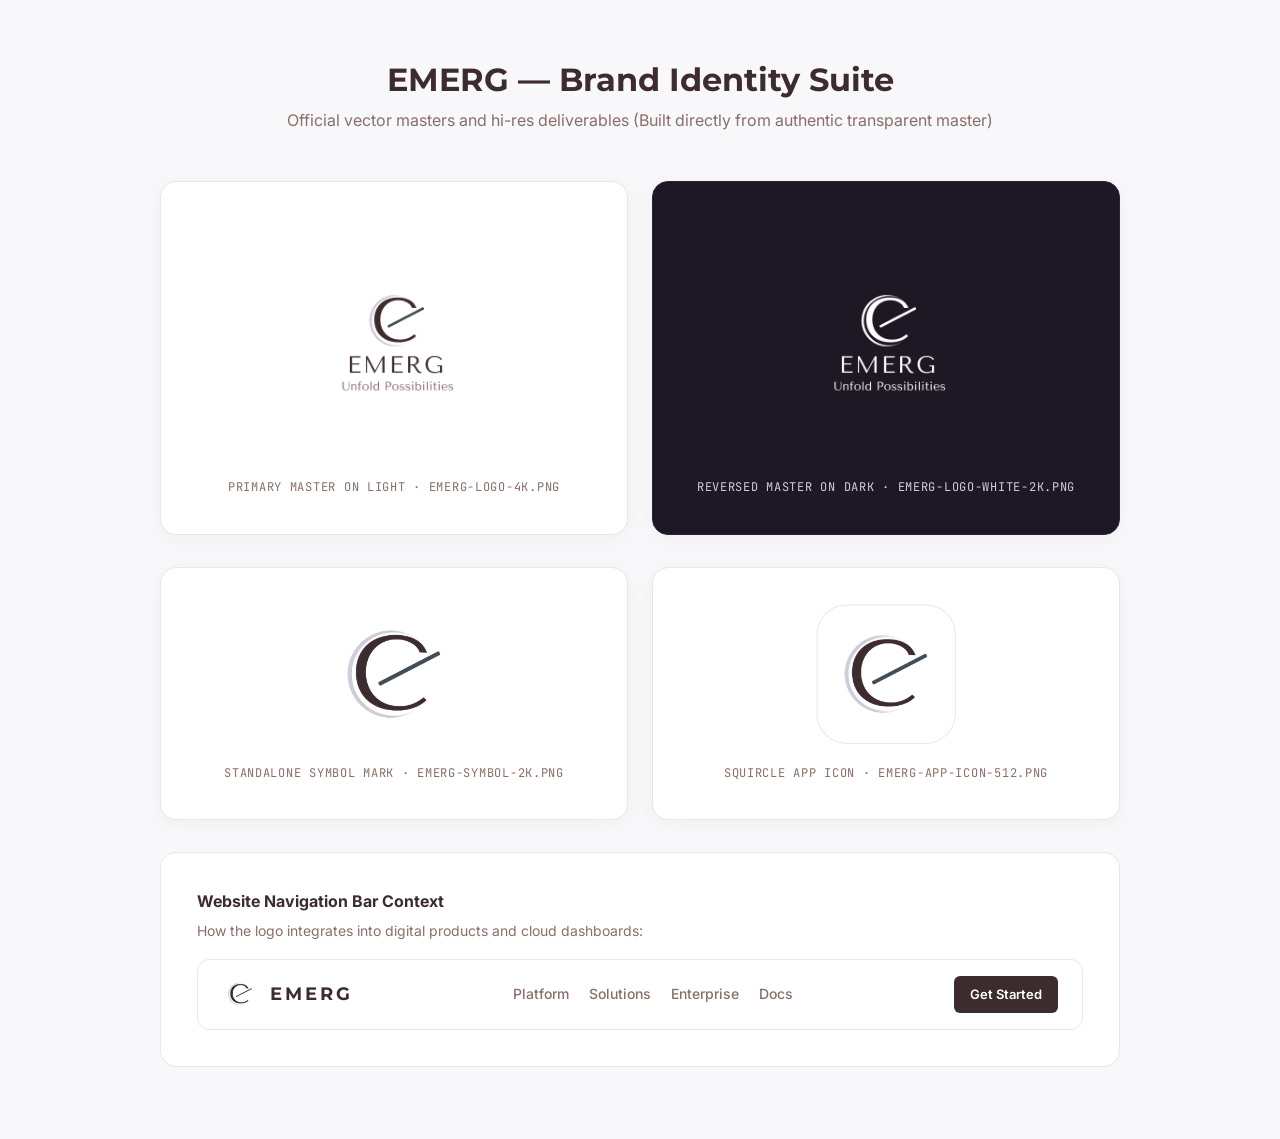
<file: public/assets/brand-kit/showcase/index.html>
<!DOCTYPE html>
<html lang="en">
<head>
  <meta charset="UTF-8">
  <meta name="viewport" content="width=device-width, initial-scale=1.0">
  <title>EMERG — Official Brand Identity Showcase</title>
  <link rel="stylesheet" href="../fonts-kit/typography.css">
  <style>
    * { box-sizing: border-box; }
    body {
      background: #F8F7FA;
      margin: 0;
      padding: 40px 20px;
      font-family: var(--font-emerg-body);
      color: #3D2C2E;
    }
    .container {
      max-width: 960px;
      margin: 0 auto;
    }
    .header {
      text-align: center;
      margin-bottom: 48px;
    }
    .header h1 {
      font-size: 32px;
      margin-bottom: 8px;
    }
    .header p {
      color: #886F68;
      font-size: 16px;
      margin: 0;
    }
    .card-grid {
      display: grid;
      grid-template-columns: 1fr 1fr;
      gap: 24px;
      margin-bottom: 32px;
    }
    .card {
      background: #FFFFFF;
      border: 1px solid #E8E5EC;
      border-radius: 16px;
      padding: 36px;
      text-align: center;
      box-shadow: 0 4px 20px rgba(61, 44, 46, 0.04);
      display: flex;
      flex-direction: column;
      align-items: center;
      justify-content: center;
    }
    .card.dark {
      background: #1E1724;
      border-color: #2D2336;
      color: #FFFFFF;
    }
    .card img {
      max-width: 240px;
      height: auto;
      margin-bottom: 20px;
    }
    .card-label {
      font-family: var(--font-emerg-mono);
      font-size: 12px;
      color: #886F68;
      text-transform: uppercase;
      letter-spacing: 0.06em;
    }
    .card.dark .card-label {
      color: #D1CCDC;
    }
    .full-width-card {
      background: #FFFFFF;
      border: 1px solid #E8E5EC;
      border-radius: 16px;
      padding: 36px;
      margin-bottom: 32px;
    }
    .nav-mockup {
      display: flex;
      justify-content: space-between;
      align-items: center;
      background: #FFFFFF;
      padding: 16px 24px;
      border: 1px solid #E8E5EC;
      border-radius: 12px;
      margin-top: 16px;
    }
    .nav-logo {
      display: flex;
      align-items: center;
      gap: 12px;
    }
    .nav-logo img {
      height: 36px;
    }
    .nav-links {
      display: flex;
      gap: 20px;
      font-size: 14px;
      font-weight: 500;
      color: #886F68;
    }
    .nav-btn {
      background: #3D2C2E;
      color: #FFFFFF;
      padding: 8px 16px;
      border-radius: 6px;
      font-size: 13px;
      font-weight: 600;
      text-decoration: none;
    }
  </style>
</head>
<body>
  <div class="container">
    <div class="header">
      <h1>EMERG — Brand Identity Suite</h1>
      <p>Official vector masters and hi-res deliverables (Built directly from authentic transparent master)</p>
    </div>

    <!-- Section 1: Light vs Dark -->
    <div class="card-grid">
      <div class="card">
        <img src="../png-high-res/emerg-logo-1024.png" alt="EMERG Official Logo Full">
        <div class="card-label">Primary Master on Light · emerg-logo-4k.png</div>
      </div>
      <div class="card dark">
        <img src="../png-high-res/emerg-logo-white-1024.png" alt="EMERG Official Logo White">
        <div class="card-label">Reversed Master on Dark · emerg-logo-white-2k.png</div>
      </div>
    </div>

    <!-- Section 2: Symbol vs Wordmark -->
    <div class="card-grid">
      <div class="card">
        <img src="../png-high-res/emerg-symbol-512.png" alt="EMERG Symbol Mark" style="max-width: 140px;">
        <div class="card-label">Standalone Symbol Mark · emerg-symbol-2k.png</div>
      </div>
      <div class="card">
        <img src="../png-high-res/emerg-app-icon-512.png" alt="EMERG App Icon" style="max-width: 140px;">
        <div class="card-label">Squircle App Icon · emerg-app-icon-512.png</div>
      </div>
    </div>

    <!-- Section 3: Navigation Context -->
    <div class="full-width-card">
      <div style="font-weight: 700; font-size: 16px; margin-bottom: 6px;">Website Navigation Bar Context</div>
      <div style="color: #886F68; font-size: 14px;">How the logo integrates into digital products and cloud dashboards:</div>
      <div class="nav-mockup">
        <div class="nav-logo">
          <img src="../png-high-res/emerg-symbol-512.png" alt="Icon">
          <div class="emerg-wordmark" style="font-size: 18px;">EMERG</div>
        </div>
        <div class="nav-links">
          <span>Platform</span>
          <span>Solutions</span>
          <span>Enterprise</span>
          <span>Docs</span>
        </div>
        <a href="#" class="nav-btn">Get Started</a>
      </div>
    </div>
  </div>
</body>
</html>
</file>
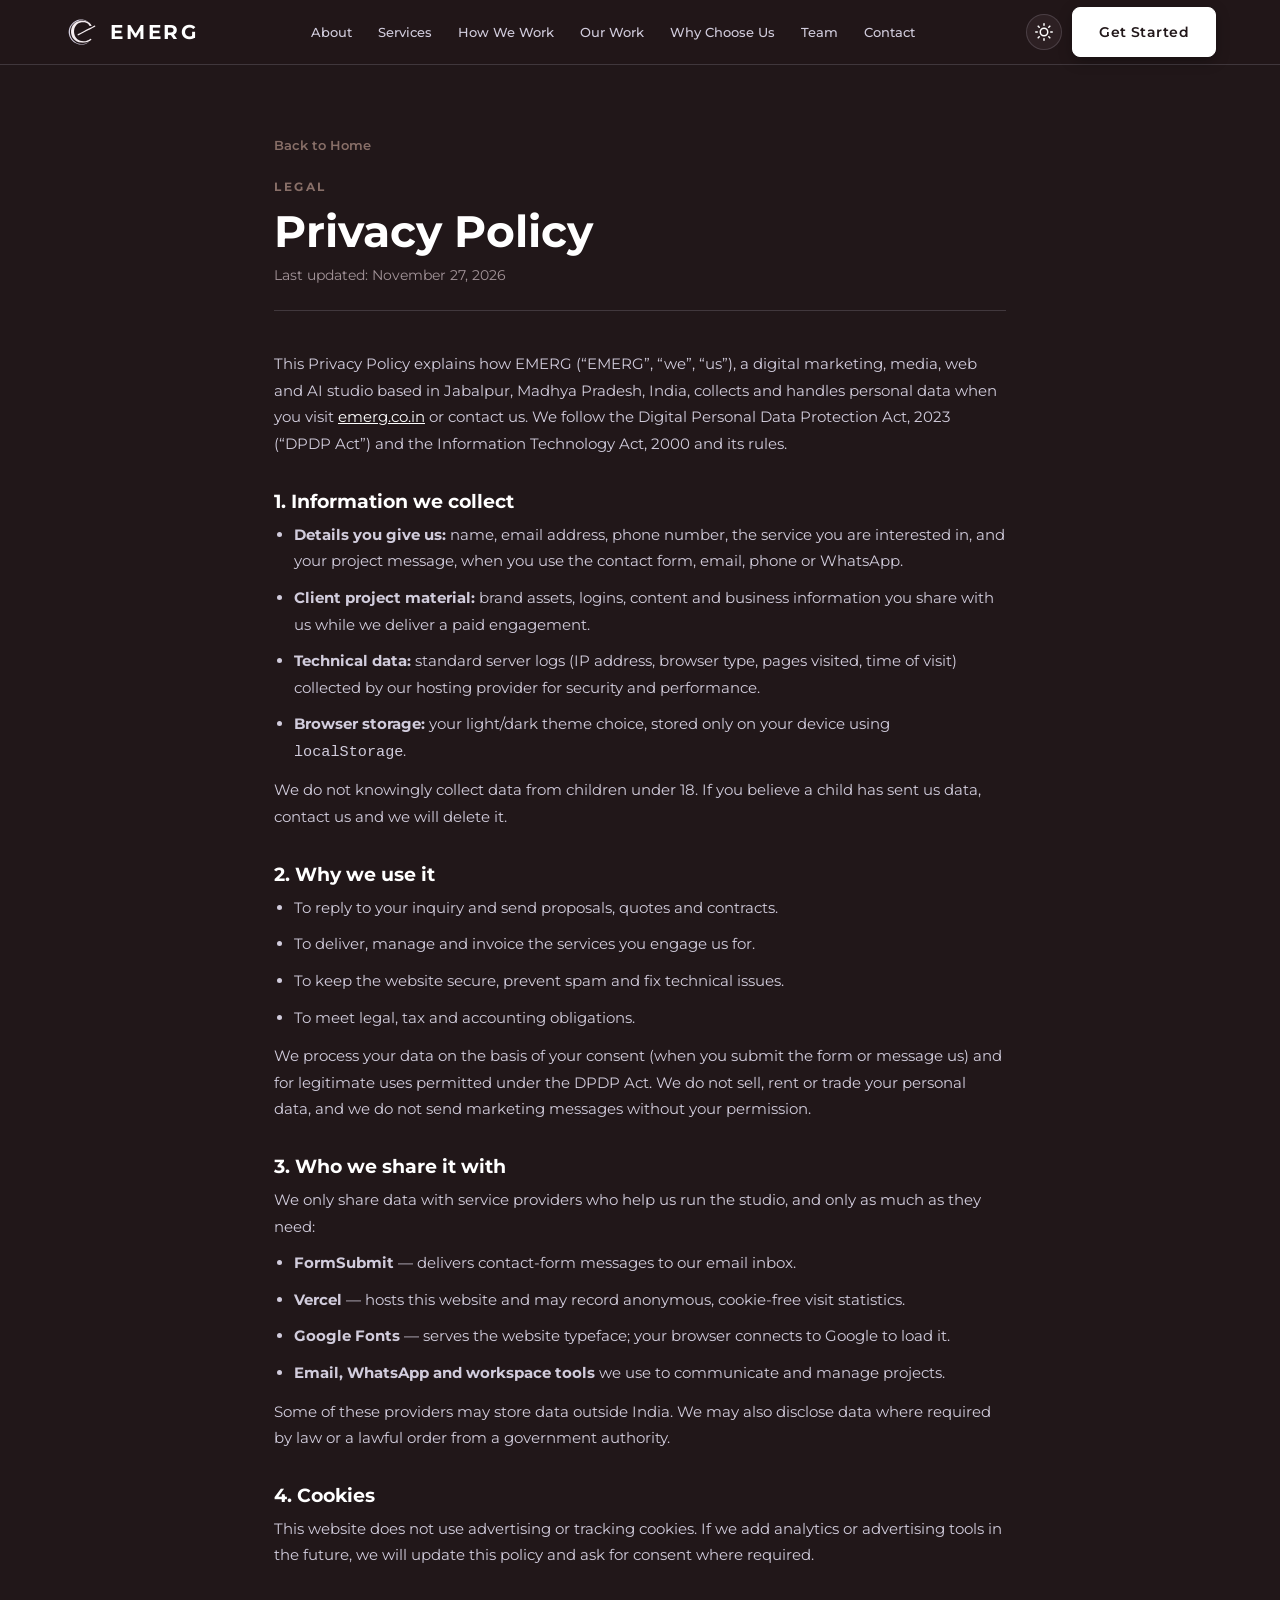
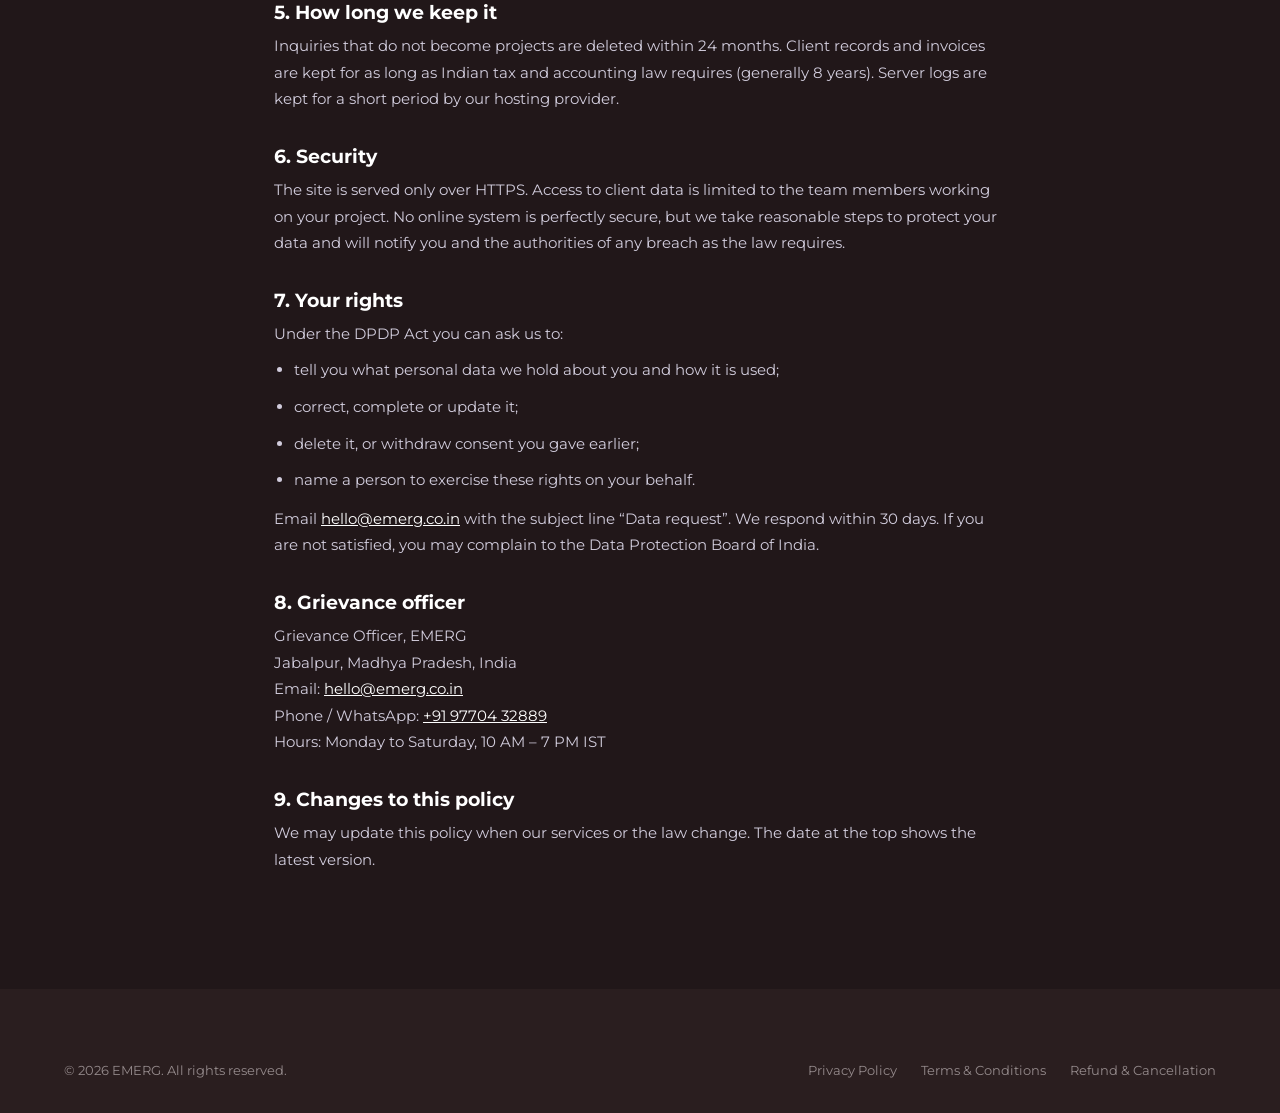
<file: public/privacy-policy.html>
<!doctype html>
<html lang="en" data-theme="dark">
  <head>
    <meta charset="UTF-8" />
    <meta name="viewport" content="width=device-width, initial-scale=1.0" />
    <title>Privacy Policy | EMERG</title>
    <meta
      name="description"
      content="Privacy Policy for EMERG Digital Marketing, Web Development, and AI Automation Studio."
    />
    <link rel="icon" href="favicon.ico" sizes="any" />
    <link rel="icon" href="assets/favicon.svg" type="image/svg+xml" />
    <link rel="icon" type="image/png" sizes="32x32" href="assets/favicon-32.png" />
    <link rel="icon" type="image/png" sizes="16x16" href="assets/favicon-16.png" />
    <link rel="apple-touch-icon" sizes="180x180" href="assets/apple-touch-icon.png" />
    <link rel="manifest" href="assets/site.webmanifest" />
    <link rel="preconnect" href="https://fonts.googleapis.com" />
    <link rel="preconnect" href="https://fonts.gstatic.com" crossorigin />
    <link
      href="https://fonts.googleapis.com/css2?family=Montserrat:ital,wght@0,300;0,400;0,500;0,600;0,700;0,800;0,900;1,400&display=swap"
      rel="stylesheet"
    />
    <link rel="stylesheet" href="styles.css" />
  </head>
  <body>
    <header id="navbar" role="banner">
      <div class="container">
        <nav class="nav-inner" aria-label="Main navigation">
          <a href="index.html" class="nav-logo" aria-label="EMERG Home">
            <img
              src="assets/monogram-dark.svg"
              alt="EMERG Monogram"
              class="logo-monogram-img"
              width="38"
              height="38"
            />
            <span class="logo-text">EMERG</span>
          </a>

          <ul class="nav-links" role="list">
            <li><a href="index.html#about" class="nav-link">About</a></li>
            <li><a href="index.html#services" class="nav-link">Services</a></li>
            <li><a href="index.html#how-we-work" class="nav-link">How We Work</a></li>
            <li><a href="index.html#work" class="nav-link">Our Work</a></li>
            <li><a href="index.html#why-us" class="nav-link">Why Choose Us</a></li>
            <li><a href="index.html#team" class="nav-link">Team</a></li>
            <li><a href="index.html#contact" class="nav-link">Contact</a></li>
          </ul>

          <div class="nav-actions">
            <button
              class="theme-toggle"
              id="themeToggle"
              aria-label="Switch theme"
              title="Toggle theme"
            >
              <svg class="icon-sun" width="18" height="18" viewBox="0 0 24 24" fill="none" stroke="currentColor" stroke-width="2" stroke-linecap="round" stroke-linejoin="round" aria-hidden="true">
                <circle cx="12" cy="12" r="5" />
                <line x1="12" y1="1" x2="12" y2="3" />
                <line x1="12" y1="21" x2="12" y2="23" />
                <line x1="4.22" y1="4.22" x2="5.64" y2="5.64" />
                <line x1="18.36" y1="18.36" x2="19.78" y2="19.78" />
                <line x1="1" y1="12" x2="3" y2="12" />
                <line x1="21" y1="12" x2="23" y2="12" />
                <line x1="4.22" y1="19.78" x2="5.64" y2="18.36" />
                <line x1="18.36" y1="5.64" x2="19.78" y2="4.22" />
              </svg>
              <svg class="icon-moon" width="18" height="18" viewBox="0 0 24 24" fill="none" stroke="currentColor" stroke-width="2" stroke-linecap="round" stroke-linejoin="round" aria-hidden="true">
                <path d="M21 12.79A9 9 0 1 1 11.21 3 7 7 0 0 0 21 12.79z" />
              </svg>
            </button>
            <a href="index.html#contact" class="btn btn-primary" id="nav-cta">Get Started</a>
            <button class="hamburger" id="hamburger" aria-label="Open navigation menu" aria-expanded="false" aria-controls="mobileNav">
              <span></span><span></span><span></span>
            </button>
          </div>
        </nav>
      </div>
    </header>

    <div class="mobile-nav" id="mobileNav" role="dialog" aria-label="Mobile navigation" aria-modal="true">
      <ul class="mobile-nav-links" role="list">
        <li><a href="index.html#about" class="mobile-nav-link">About</a></li>
        <li><a href="index.html#services" class="mobile-nav-link">Services</a></li>
        <li><a href="index.html#how-we-work" class="mobile-nav-link">How We Work</a></li>
        <li><a href="index.html#work" class="mobile-nav-link">Our Work</a></li>
        <li><a href="index.html#why-us" class="mobile-nav-link">Why Choose Us</a></li>
        <li><a href="index.html#team" class="mobile-nav-link">Team</a></li>
        <li><a href="index.html#contact" class="mobile-nav-link">Contact</a></li>
      </ul>
      <a href="index.html#contact" class="btn btn-primary" style="width: 100%; justify-content: center">Get Started</a>
    </div>

    <main id="main-content" class="legal-page">
      <div class="container legal-container">
        <a href="index.html" class="legal-back-link">Back to Home</a>
        <p class="eyebrow">Legal</p>
        <h1 class="legal-title">Privacy Policy</h1>
        <p class="legal-updated">Last updated: November 27, 2026</p>

        <section class="legal-section">
          <p>
            This Privacy Policy explains how EMERG (&ldquo;EMERG&rdquo;, &ldquo;we&rdquo;, &ldquo;us&rdquo;), a digital marketing, media, web and AI studio based in Jabalpur, Madhya Pradesh, India, collects and handles personal data when you visit <a href="https://emerg.co.in">emerg.co.in</a> or contact us. We follow the Digital Personal Data Protection Act, 2023 (&ldquo;DPDP Act&rdquo;) and the Information Technology Act, 2000 and its rules.
          </p>
        </section>

        <section class="legal-section">
          <h2>1. Information we collect</h2>
          <ul>
            <li><strong>Details you give us:</strong> name, email address, phone number, the service you are interested in, and your project message, when you use the contact form, email, phone or WhatsApp.</li>
            <li><strong>Client project material:</strong> brand assets, logins, content and business information you share with us while we deliver a paid engagement.</li>
            <li><strong>Technical data:</strong> standard server logs (IP address, browser type, pages visited, time of visit) collected by our hosting provider for security and performance.</li>
            <li><strong>Browser storage:</strong> your light/dark theme choice, stored only on your device using <code>localStorage</code>.</li>
          </ul>
          <p>We do not knowingly collect data from children under 18. If you believe a child has sent us data, contact us and we will delete it.</p>
        </section>

        <section class="legal-section">
          <h2>2. Why we use it</h2>
          <ul>
            <li>To reply to your inquiry and send proposals, quotes and contracts.</li>
            <li>To deliver, manage and invoice the services you engage us for.</li>
            <li>To keep the website secure, prevent spam and fix technical issues.</li>
            <li>To meet legal, tax and accounting obligations.</li>
          </ul>
          <p>We process your data on the basis of your consent (when you submit the form or message us) and for legitimate uses permitted under the DPDP Act. We do not sell, rent or trade your personal data, and we do not send marketing messages without your permission.</p>
        </section>

        <section class="legal-section">
          <h2>3. Who we share it with</h2>
          <p>We only share data with service providers who help us run the studio, and only as much as they need:</p>
          <ul>
            <li><strong>FormSubmit</strong> &mdash; delivers contact-form messages to our email inbox.</li>
            <li><strong>Vercel</strong> &mdash; hosts this website and may record anonymous, cookie-free visit statistics.</li>
            <li><strong>Google Fonts</strong> &mdash; serves the website typeface; your browser connects to Google to load it.</li>
            <li><strong>Email, WhatsApp and workspace tools</strong> we use to communicate and manage projects.</li>
          </ul>
          <p>Some of these providers may store data outside India. We may also disclose data where required by law or a lawful order from a government authority.</p>
        </section>

        <section class="legal-section">
          <h2>4. Cookies</h2>
          <p>This website does not use advertising or tracking cookies. If we add analytics or advertising tools in the future, we will update this policy and ask for consent where required.</p>
        </section>

        <section class="legal-section">
          <h2>5. How long we keep it</h2>
          <p>Inquiries that do not become projects are deleted within 24 months. Client records and invoices are kept for as long as Indian tax and accounting law requires (generally 8 years). Server logs are kept for a short period by our hosting provider.</p>
        </section>

        <section class="legal-section">
          <h2>6. Security</h2>
          <p>The site is served only over HTTPS. Access to client data is limited to the team members working on your project. No online system is perfectly secure, but we take reasonable steps to protect your data and will notify you and the authorities of any breach as the law requires.</p>
        </section>

        <section class="legal-section">
          <h2>7. Your rights</h2>
          <p>Under the DPDP Act you can ask us to:</p>
          <ul>
            <li>tell you what personal data we hold about you and how it is used;</li>
            <li>correct, complete or update it;</li>
            <li>delete it, or withdraw consent you gave earlier;</li>
            <li>name a person to exercise these rights on your behalf.</li>
          </ul>
          <p>Email <a href="mailto:hello@emerg.co.in">hello@emerg.co.in</a> with the subject line &ldquo;Data request&rdquo;. We respond within 30 days. If you are not satisfied, you may complain to the Data Protection Board of India.</p>
        </section>

        <section class="legal-section">
          <h2>8. Grievance officer</h2>
          <p>
            Grievance Officer, EMERG<br />
            Jabalpur, Madhya Pradesh, India<br />
            Email: <a href="mailto:hello@emerg.co.in">hello@emerg.co.in</a><br />
            Phone / WhatsApp: <a href="tel:+919770432889">+91 97704 32889</a><br />
            Hours: Monday to Saturday, 10 AM &ndash; 7 PM IST
          </p>
        </section>

        <section class="legal-section">
          <h2>9. Changes to this policy</h2>
          <p>We may update this policy when our services or the law change. The date at the top shows the latest version.</p>
        </section>
    </main>

    <footer role="contentinfo">
      <div class="container">
        <div class="footer-bottom" style="border-top: none; padding-top: 0;">
          <p class="footer-copyright">&copy; 2026 EMERG. All rights reserved.</p>
          <nav class="footer-legal" aria-label="Legal links">
            <a href="privacy-policy.html">Privacy Policy</a>
            <a href="terms-and-conditions.html">Terms &amp; Conditions</a>
            <a href="refund-policy.html">Refund &amp; Cancellation</a>
          </nav>
        </div>
      </div>
    </footer>

    <script src="script.js"></script>
  </body>
</html>
</file>
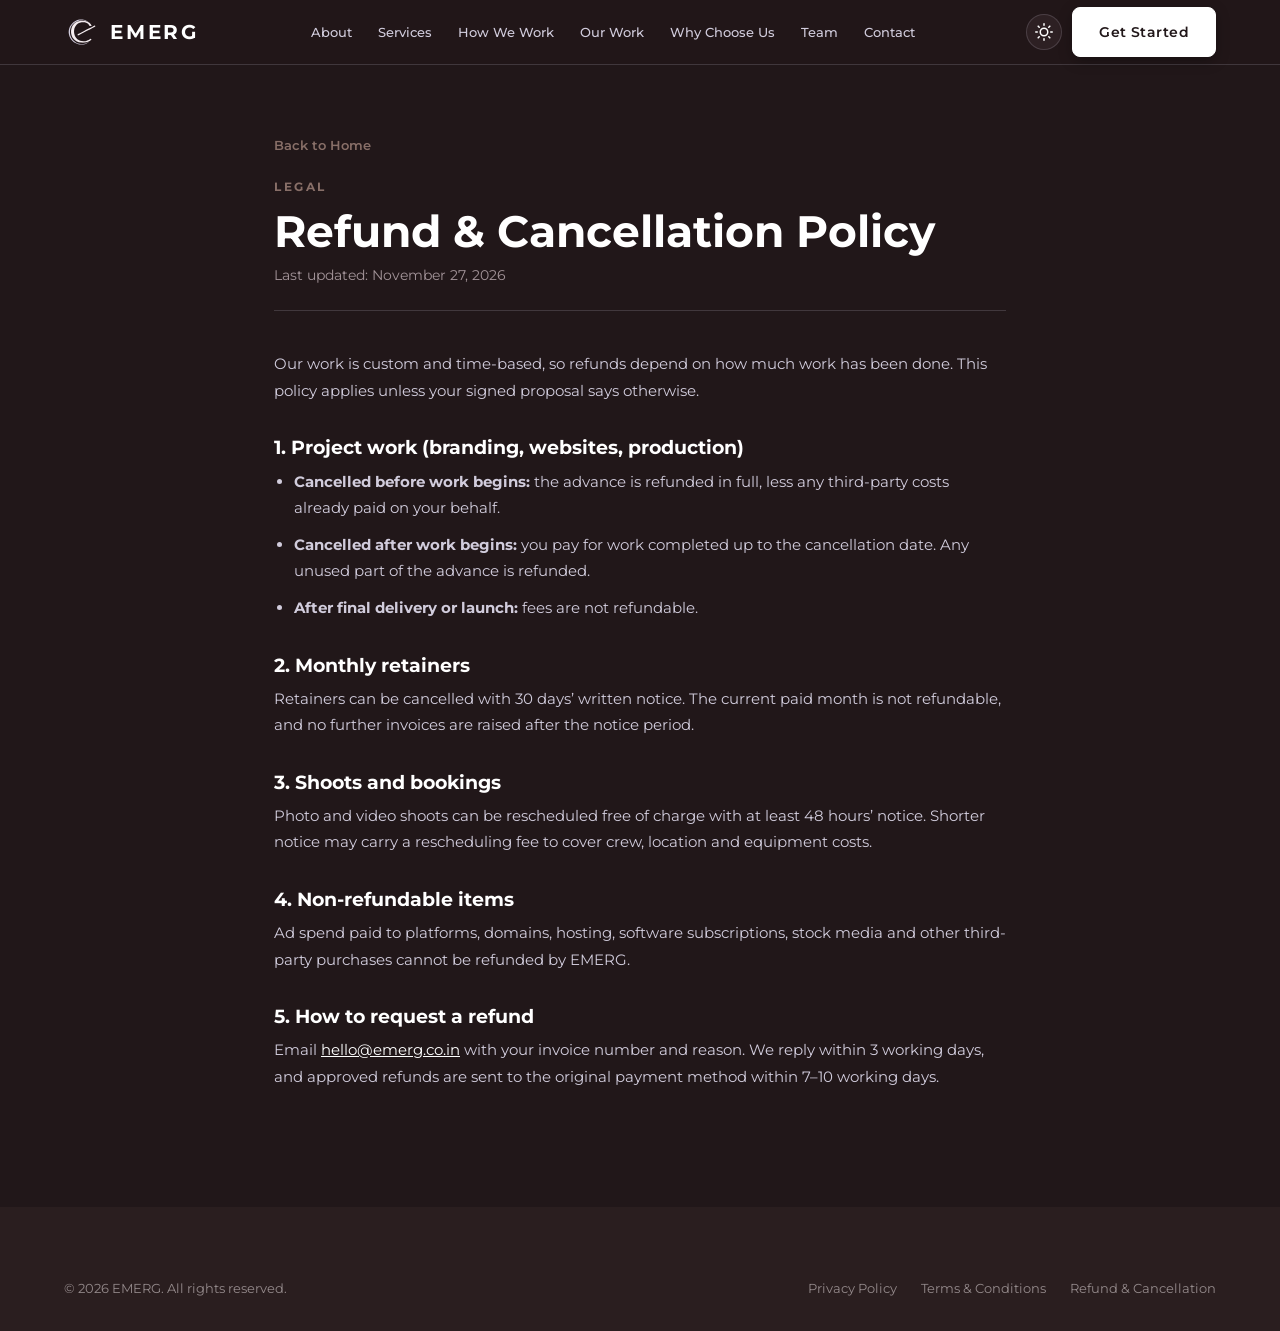
<file: public/refund-policy.html>
<!doctype html>
<html lang="en" data-theme="dark">
  <head>
    <meta charset="UTF-8" />
    <meta name="viewport" content="width=device-width, initial-scale=1.0" />
    <title>Refund &amp; Cancellation Policy | EMERG</title>
    <meta
      name="description"
      content="Refund and cancellation policy for EMERG projects, retainers and shoots."
    />
    <link rel="icon" href="favicon.ico" sizes="any" />
    <link rel="icon" href="assets/favicon.svg" type="image/svg+xml" />
    <link rel="icon" type="image/png" sizes="32x32" href="assets/favicon-32.png" />
    <link rel="icon" type="image/png" sizes="16x16" href="assets/favicon-16.png" />
    <link rel="apple-touch-icon" sizes="180x180" href="assets/apple-touch-icon.png" />
    <link rel="manifest" href="assets/site.webmanifest" />
    <link rel="preconnect" href="https://fonts.googleapis.com" />
    <link rel="preconnect" href="https://fonts.gstatic.com" crossorigin />
    <link
      href="https://fonts.googleapis.com/css2?family=Montserrat:ital,wght@0,300;0,400;0,500;0,600;0,700;0,800;0,900;1,400&display=swap"
      rel="stylesheet"
    />
    <link rel="stylesheet" href="styles.css" />
  </head>
  <body>
    <header id="navbar" role="banner">
      <div class="container">
        <nav class="nav-inner" aria-label="Main navigation">
          <a href="index.html" class="nav-logo" aria-label="EMERG Home">
            <img
              src="assets/monogram-dark.svg"
              alt="EMERG Monogram"
              class="logo-monogram-img"
              width="38"
              height="38"
            />
            <span class="logo-text">EMERG</span>
          </a>

          <ul class="nav-links" role="list">
            <li><a href="index.html#about" class="nav-link">About</a></li>
            <li><a href="index.html#services" class="nav-link">Services</a></li>
            <li><a href="index.html#how-we-work" class="nav-link">How We Work</a></li>
            <li><a href="index.html#work" class="nav-link">Our Work</a></li>
            <li><a href="index.html#why-us" class="nav-link">Why Choose Us</a></li>
            <li><a href="index.html#team" class="nav-link">Team</a></li>
            <li><a href="index.html#contact" class="nav-link">Contact</a></li>
          </ul>

          <div class="nav-actions">
            <button
              class="theme-toggle"
              id="themeToggle"
              aria-label="Switch theme"
              title="Toggle theme"
            >
              <svg class="icon-sun" width="18" height="18" viewBox="0 0 24 24" fill="none" stroke="currentColor" stroke-width="2" stroke-linecap="round" stroke-linejoin="round" aria-hidden="true">
                <circle cx="12" cy="12" r="5" />
                <line x1="12" y1="1" x2="12" y2="3" />
                <line x1="12" y1="21" x2="12" y2="23" />
                <line x1="4.22" y1="4.22" x2="5.64" y2="5.64" />
                <line x1="18.36" y1="18.36" x2="19.78" y2="19.78" />
                <line x1="1" y1="12" x2="3" y2="12" />
                <line x1="21" y1="12" x2="23" y2="12" />
                <line x1="4.22" y1="19.78" x2="5.64" y2="18.36" />
                <line x1="18.36" y1="5.64" x2="19.78" y2="4.22" />
              </svg>
              <svg class="icon-moon" width="18" height="18" viewBox="0 0 24 24" fill="none" stroke="currentColor" stroke-width="2" stroke-linecap="round" stroke-linejoin="round" aria-hidden="true">
                <path d="M21 12.79A9 9 0 1 1 11.21 3 7 7 0 0 0 21 12.79z" />
              </svg>
            </button>
            <a href="index.html#contact" class="btn btn-primary" id="nav-cta">Get Started</a>
            <button class="hamburger" id="hamburger" aria-label="Open navigation menu" aria-expanded="false" aria-controls="mobileNav">
              <span></span><span></span><span></span>
            </button>
          </div>
        </nav>
      </div>
    </header>

    <div class="mobile-nav" id="mobileNav" role="dialog" aria-label="Mobile navigation" aria-modal="true">
      <ul class="mobile-nav-links" role="list">
        <li><a href="index.html#about" class="mobile-nav-link">About</a></li>
        <li><a href="index.html#services" class="mobile-nav-link">Services</a></li>
        <li><a href="index.html#how-we-work" class="mobile-nav-link">How We Work</a></li>
        <li><a href="index.html#work" class="mobile-nav-link">Our Work</a></li>
        <li><a href="index.html#why-us" class="mobile-nav-link">Why Choose Us</a></li>
        <li><a href="index.html#team" class="mobile-nav-link">Team</a></li>
        <li><a href="index.html#contact" class="mobile-nav-link">Contact</a></li>
      </ul>
      <a href="index.html#contact" class="btn btn-primary" style="width: 100%; justify-content: center">Get Started</a>
    </div>

    <main id="main-content" class="legal-page">
      <div class="container legal-container">
        <a href="index.html" class="legal-back-link">Back to Home</a>
        <p class="eyebrow">Legal</p>
        <h1 class="legal-title">Refund &amp; Cancellation Policy</h1>
        <p class="legal-updated">Last updated: November 27, 2026</p>

        <section class="legal-section">
          <p>Our work is custom and time-based, so refunds depend on how much work has been done. This policy applies unless your signed proposal says otherwise.</p>
        </section>

        <section class="legal-section">
          <h2>1. Project work (branding, websites, production)</h2>
          <ul>
            <li><strong>Cancelled before work begins:</strong> the advance is refunded in full, less any third-party costs already paid on your behalf.</li>
            <li><strong>Cancelled after work begins:</strong> you pay for work completed up to the cancellation date. Any unused part of the advance is refunded.</li>
            <li><strong>After final delivery or launch:</strong> fees are not refundable.</li>
          </ul>
        </section>

        <section class="legal-section">
          <h2>2. Monthly retainers</h2>
          <p>Retainers can be cancelled with 30 days&rsquo; written notice. The current paid month is not refundable, and no further invoices are raised after the notice period.</p>
        </section>

        <section class="legal-section">
          <h2>3. Shoots and bookings</h2>
          <p>Photo and video shoots can be rescheduled free of charge with at least 48 hours&rsquo; notice. Shorter notice may carry a rescheduling fee to cover crew, location and equipment costs.</p>
        </section>

        <section class="legal-section">
          <h2>4. Non-refundable items</h2>
          <p>Ad spend paid to platforms, domains, hosting, software subscriptions, stock media and other third-party purchases cannot be refunded by EMERG.</p>
        </section>

        <section class="legal-section">
          <h2>5. How to request a refund</h2>
          <p>Email <a href="mailto:hello@emerg.co.in">hello@emerg.co.in</a> with your invoice number and reason. We reply within 3 working days, and approved refunds are sent to the original payment method within 7&ndash;10 working days.</p>
        </section>
    </main>

    <footer role="contentinfo">
      <div class="container">
        <div class="footer-bottom" style="border-top: none; padding-top: 0;">
          <p class="footer-copyright">&copy; 2026 EMERG. All rights reserved.</p>
          <nav class="footer-legal" aria-label="Legal links">
            <a href="privacy-policy.html">Privacy Policy</a>
            <a href="terms-and-conditions.html">Terms &amp; Conditions</a>
            <a href="refund-policy.html">Refund &amp; Cancellation</a>
          </nav>
        </div>
      </div>
    </footer>

    <script src="script.js"></script>
  </body>
</html>
</file>
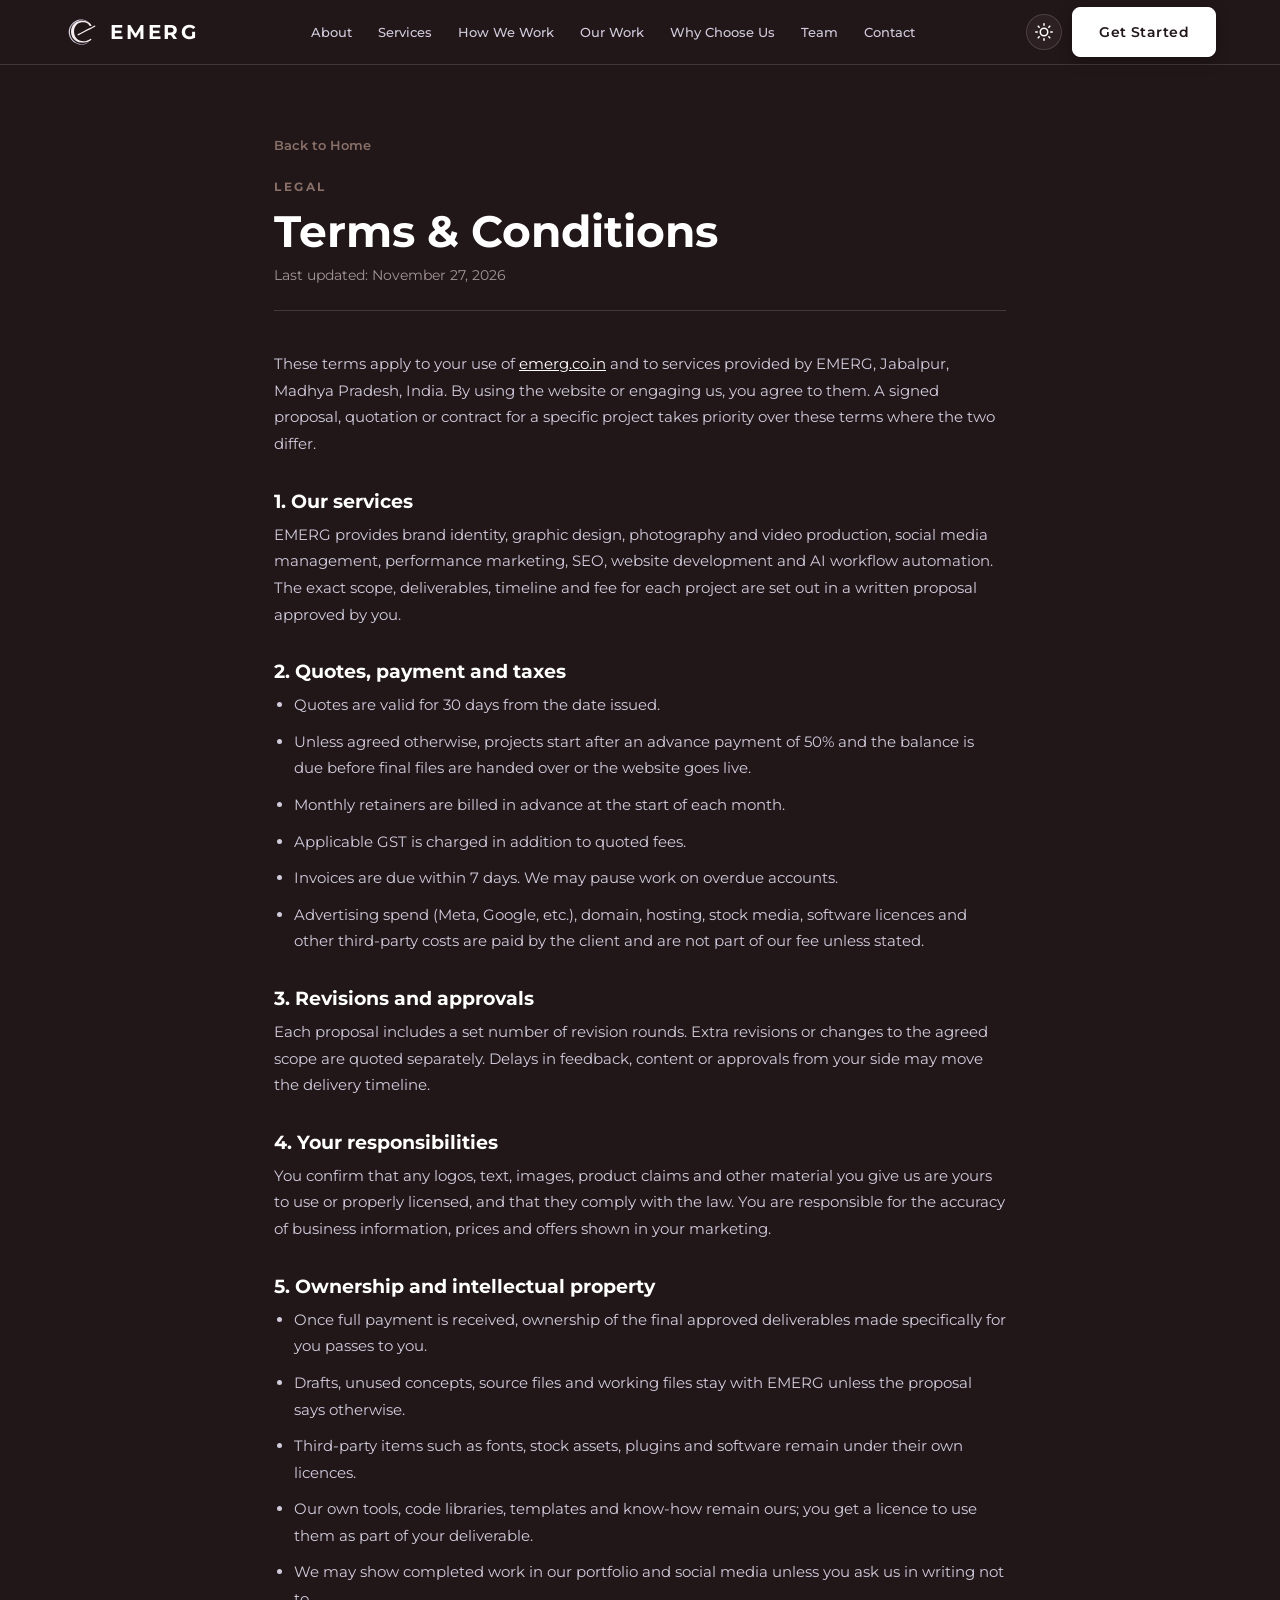
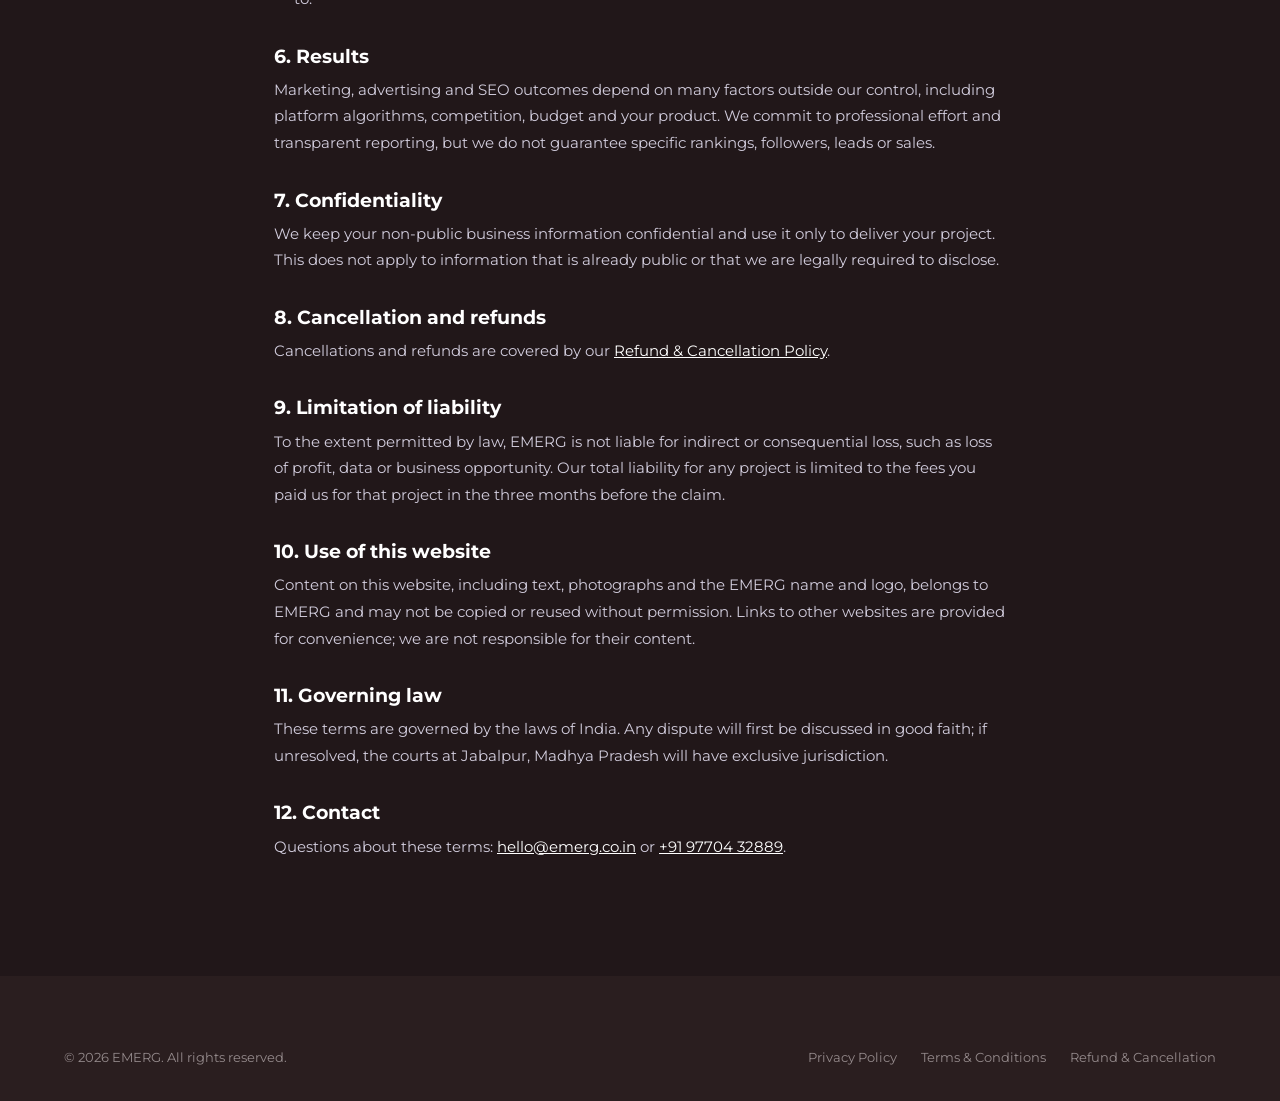
<file: public/terms-and-conditions.html>
<!doctype html>
<html lang="en" data-theme="dark">
  <head>
    <meta charset="UTF-8" />
    <meta name="viewport" content="width=device-width, initial-scale=1.0" />
    <title>Terms &amp; Conditions | EMERG</title>
    <meta
      name="description"
      content="Terms and Conditions governing use of the EMERG website and studio service inquiries."
    />
    <link rel="icon" href="favicon.ico" sizes="any" />
    <link rel="icon" href="assets/favicon.svg" type="image/svg+xml" />
    <link rel="icon" type="image/png" sizes="32x32" href="assets/favicon-32.png" />
    <link rel="icon" type="image/png" sizes="16x16" href="assets/favicon-16.png" />
    <link rel="apple-touch-icon" sizes="180x180" href="assets/apple-touch-icon.png" />
    <link rel="manifest" href="assets/site.webmanifest" />
    <link rel="preconnect" href="https://fonts.googleapis.com" />
    <link rel="preconnect" href="https://fonts.gstatic.com" crossorigin />
    <link
      href="https://fonts.googleapis.com/css2?family=Montserrat:ital,wght@0,300;0,400;0,500;0,600;0,700;0,800;0,900;1,400&display=swap"
      rel="stylesheet"
    />
    <link rel="stylesheet" href="styles.css" />
  </head>
  <body>
    <header id="navbar" role="banner">
      <div class="container">
        <nav class="nav-inner" aria-label="Main navigation">
          <a href="index.html" class="nav-logo" aria-label="EMERG Home">
            <img
              src="assets/monogram-dark.svg"
              alt="EMERG Monogram"
              class="logo-monogram-img"
              width="38"
              height="38"
            />
            <span class="logo-text">EMERG</span>
          </a>

          <ul class="nav-links" role="list">
            <li><a href="index.html#about" class="nav-link">About</a></li>
            <li><a href="index.html#services" class="nav-link">Services</a></li>
            <li><a href="index.html#how-we-work" class="nav-link">How We Work</a></li>
            <li><a href="index.html#work" class="nav-link">Our Work</a></li>
            <li><a href="index.html#why-us" class="nav-link">Why Choose Us</a></li>
            <li><a href="index.html#team" class="nav-link">Team</a></li>
            <li><a href="index.html#contact" class="nav-link">Contact</a></li>
          </ul>

          <div class="nav-actions">
            <button
              class="theme-toggle"
              id="themeToggle"
              aria-label="Switch theme"
              title="Toggle theme"
            >
              <svg class="icon-sun" width="18" height="18" viewBox="0 0 24 24" fill="none" stroke="currentColor" stroke-width="2" stroke-linecap="round" stroke-linejoin="round" aria-hidden="true">
                <circle cx="12" cy="12" r="5" />
                <line x1="12" y1="1" x2="12" y2="3" />
                <line x1="12" y1="21" x2="12" y2="23" />
                <line x1="4.22" y1="4.22" x2="5.64" y2="5.64" />
                <line x1="18.36" y1="18.36" x2="19.78" y2="19.78" />
                <line x1="1" y1="12" x2="3" y2="12" />
                <line x1="21" y1="12" x2="23" y2="12" />
                <line x1="4.22" y1="19.78" x2="5.64" y2="18.36" />
                <line x1="18.36" y1="5.64" x2="19.78" y2="4.22" />
              </svg>
              <svg class="icon-moon" width="18" height="18" viewBox="0 0 24 24" fill="none" stroke="currentColor" stroke-width="2" stroke-linecap="round" stroke-linejoin="round" aria-hidden="true">
                <path d="M21 12.79A9 9 0 1 1 11.21 3 7 7 0 0 0 21 12.79z" />
              </svg>
            </button>
            <a href="index.html#contact" class="btn btn-primary" id="nav-cta">Get Started</a>
            <button class="hamburger" id="hamburger" aria-label="Open navigation menu" aria-expanded="false" aria-controls="mobileNav">
              <span></span><span></span><span></span>
            </button>
          </div>
        </nav>
      </div>
    </header>

    <div class="mobile-nav" id="mobileNav" role="dialog" aria-label="Mobile navigation" aria-modal="true">
      <ul class="mobile-nav-links" role="list">
        <li><a href="index.html#about" class="mobile-nav-link">About</a></li>
        <li><a href="index.html#services" class="mobile-nav-link">Services</a></li>
        <li><a href="index.html#how-we-work" class="mobile-nav-link">How We Work</a></li>
        <li><a href="index.html#work" class="mobile-nav-link">Our Work</a></li>
        <li><a href="index.html#why-us" class="mobile-nav-link">Why Choose Us</a></li>
        <li><a href="index.html#team" class="mobile-nav-link">Team</a></li>
        <li><a href="index.html#contact" class="mobile-nav-link">Contact</a></li>
      </ul>
      <a href="index.html#contact" class="btn btn-primary" style="width: 100%; justify-content: center">Get Started</a>
    </div>

    <main id="main-content" class="legal-page">
      <div class="container legal-container">
        <a href="index.html" class="legal-back-link">Back to Home</a>
        <p class="eyebrow">Legal</p>
        <h1 class="legal-title">Terms &amp; Conditions</h1>
        <p class="legal-updated">Last updated: November 27, 2026</p>

        <section class="legal-section">
          <p>
            These terms apply to your use of <a href="https://emerg.co.in">emerg.co.in</a> and to services provided by EMERG, Jabalpur, Madhya Pradesh, India. By using the website or engaging us, you agree to them. A signed proposal, quotation or contract for a specific project takes priority over these terms where the two differ.
          </p>
        </section>

        <section class="legal-section">
          <h2>1. Our services</h2>
          <p>EMERG provides brand identity, graphic design, photography and video production, social media management, performance marketing, SEO, website development and AI workflow automation. The exact scope, deliverables, timeline and fee for each project are set out in a written proposal approved by you.</p>
        </section>

        <section class="legal-section">
          <h2>2. Quotes, payment and taxes</h2>
          <ul>
            <li>Quotes are valid for 30 days from the date issued.</li>
            <li>Unless agreed otherwise, projects start after an advance payment of 50% and the balance is due before final files are handed over or the website goes live.</li>
            <li>Monthly retainers are billed in advance at the start of each month.</li>
            <li>Applicable GST is charged in addition to quoted fees.</li>
            <li>Invoices are due within 7 days. We may pause work on overdue accounts.</li>
            <li>Advertising spend (Meta, Google, etc.), domain, hosting, stock media, software licences and other third-party costs are paid by the client and are not part of our fee unless stated.</li>
          </ul>
        </section>

        <section class="legal-section">
          <h2>3. Revisions and approvals</h2>
          <p>Each proposal includes a set number of revision rounds. Extra revisions or changes to the agreed scope are quoted separately. Delays in feedback, content or approvals from your side may move the delivery timeline.</p>
        </section>

        <section class="legal-section">
          <h2>4. Your responsibilities</h2>
          <p>You confirm that any logos, text, images, product claims and other material you give us are yours to use or properly licensed, and that they comply with the law. You are responsible for the accuracy of business information, prices and offers shown in your marketing.</p>
        </section>

        <section class="legal-section">
          <h2>5. Ownership and intellectual property</h2>
          <ul>
            <li>Once full payment is received, ownership of the final approved deliverables made specifically for you passes to you.</li>
            <li>Drafts, unused concepts, source files and working files stay with EMERG unless the proposal says otherwise.</li>
            <li>Third-party items such as fonts, stock assets, plugins and software remain under their own licences.</li>
            <li>Our own tools, code libraries, templates and know-how remain ours; you get a licence to use them as part of your deliverable.</li>
            <li>We may show completed work in our portfolio and social media unless you ask us in writing not to.</li>
          </ul>
        </section>

        <section class="legal-section">
          <h2>6. Results</h2>
          <p>Marketing, advertising and SEO outcomes depend on many factors outside our control, including platform algorithms, competition, budget and your product. We commit to professional effort and transparent reporting, but we do not guarantee specific rankings, followers, leads or sales.</p>
        </section>

        <section class="legal-section">
          <h2>7. Confidentiality</h2>
          <p>We keep your non-public business information confidential and use it only to deliver your project. This does not apply to information that is already public or that we are legally required to disclose.</p>
        </section>

        <section class="legal-section">
          <h2>8. Cancellation and refunds</h2>
          <p>Cancellations and refunds are covered by our <a href="refund-policy.html">Refund &amp; Cancellation Policy</a>.</p>
        </section>

        <section class="legal-section">
          <h2>9. Limitation of liability</h2>
          <p>To the extent permitted by law, EMERG is not liable for indirect or consequential loss, such as loss of profit, data or business opportunity. Our total liability for any project is limited to the fees you paid us for that project in the three months before the claim.</p>
        </section>

        <section class="legal-section">
          <h2>10. Use of this website</h2>
          <p>Content on this website, including text, photographs and the EMERG name and logo, belongs to EMERG and may not be copied or reused without permission. Links to other websites are provided for convenience; we are not responsible for their content.</p>
        </section>

        <section class="legal-section">
          <h2>11. Governing law</h2>
          <p>These terms are governed by the laws of India. Any dispute will first be discussed in good faith; if unresolved, the courts at Jabalpur, Madhya Pradesh will have exclusive jurisdiction.</p>
        </section>

        <section class="legal-section">
          <h2>12. Contact</h2>
          <p>Questions about these terms: <a href="mailto:hello@emerg.co.in">hello@emerg.co.in</a> or <a href="tel:+919770432889">+91 97704 32889</a>.</p>
        </section>
    </main>

    <footer role="contentinfo">
      <div class="container">
        <div class="footer-bottom" style="border-top: none; padding-top: 0;">
          <p class="footer-copyright">&copy; 2026 EMERG. All rights reserved.</p>
          <nav class="footer-legal" aria-label="Legal links">
            <a href="privacy-policy.html">Privacy Policy</a>
            <a href="terms-and-conditions.html">Terms &amp; Conditions</a>
            <a href="refund-policy.html">Refund &amp; Cancellation</a>
          </nav>
        </div>
      </div>
    </footer>

    <script src="script.js"></script>
  </body>
</html>
</file>
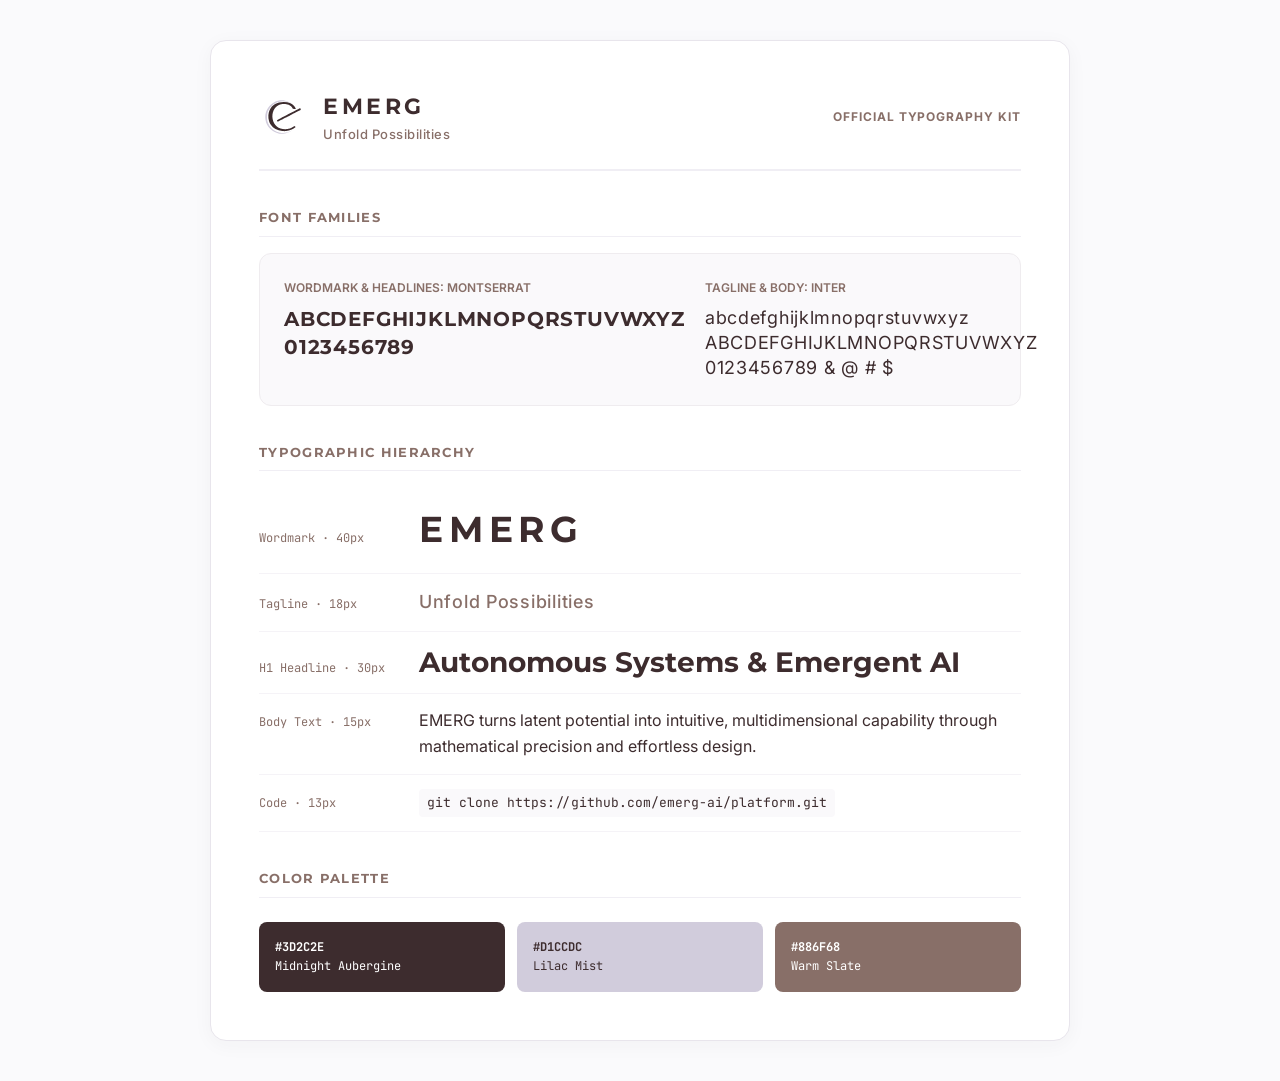
<file: public/assets/brand-kit/fonts-kit/font-specimen.html>
<!DOCTYPE html>
<html lang="en">
<head>
  <meta charset="UTF-8">
  <meta name="viewport" content="width=device-width, initial-scale=1.0">
  <title>EMERG — Typography Specimen & Fonts Kit</title>
  <link rel="stylesheet" href="typography.css">
  <style>
    * { box-sizing: border-box; }
    body {
      background: #FAFAFC;
      margin: 0;
      padding: 40px 20px;
      display: flex;
      justify-content: center;
      font-family: var(--font-emerg-body);
      color: #3D2C2E;
    }
    .specimen-card {
      max-width: 860px;
      width: 100%;
      background: #FFFFFF;
      border: 1px solid #E8E5EC;
      border-radius: 16px;
      padding: 48px;
      box-shadow: 0 4px 20px rgba(61, 44, 46, 0.04);
    }
    .header {
      border-bottom: 2px solid #F0EEF4;
      padding-bottom: 24px;
      margin-bottom: 36px;
      display: flex;
      justify-content: space-between;
      align-items: center;
    }
    .brand-mark {
      display: flex;
      align-items: center;
      gap: 16px;
    }
    .brand-mark img {
      width: 48px;
      height: 48px;
    }
    .section-title {
      font-family: var(--font-emerg-display);
      font-size: 13px;
      font-weight: 700;
      text-transform: uppercase;
      letter-spacing: 0.1em;
      color: #886F68;
      margin-bottom: 16px;
      border-bottom: 1px solid #F0EEF4;
      padding-bottom: 8px;
    }
    .grid {
      display: grid;
      grid-template-columns: 1fr 1fr;
      gap: 20px;
      background: #FAF9FB;
      padding: 24px;
      border-radius: 12px;
      margin-bottom: 36px;
      border: 1px solid #EFECEF;
    }
    .alpha-title {
      font-size: 12px;
      font-weight: 600;
      color: #886F68;
      margin-bottom: 8px;
      text-transform: uppercase;
    }
    .alpha-chars {
      font-size: 24px;
      line-height: 1.4;
      letter-spacing: 0.04em;
    }
    .hierarchy-row {
      display: flex;
      align-items: baseline;
      padding: 14px 0;
      border-bottom: 1px solid #F5F3F7;
    }
    .row-meta {
      width: 160px;
      flex-shrink: 0;
      font-size: 12px;
      color: #886F68;
      font-family: var(--font-emerg-mono);
    }
    .color-bar {
      display: flex;
      gap: 12px;
      margin-top: 24px;
    }
    .swatch {
      flex: 1;
      padding: 16px;
      border-radius: 8px;
      font-family: var(--font-emerg-mono);
      font-size: 12px;
    }
  </style>
</head>
<body>
  <div class="specimen-card">
    <div class="header">
      <div class="brand-mark">
        <img src="../vectors/emerg-symbol.svg" alt="EMERG Symbol">
        <div>
          <div class="emerg-wordmark" style="font-size: 22px;">EMERG</div>
          <div class="emerg-tagline" style="font-size: 13px;">Unfold Possibilities</div>
        </div>
      </div>
      <div style="font-size: 12px; font-weight: 700; color: #886F68; letter-spacing: 0.08em; text-transform: uppercase;">
        Official Typography Kit
      </div>
    </div>

    <!-- Section 1 -->
    <div class="section-title">Font Families</div>
    <div class="grid">
      <div>
        <div class="alpha-title">Wordmark & Headlines: Montserrat</div>
        <div class="alpha-chars emerg-wordmark" style="font-size: 20px;">
          ABCDEFGHIJKLMNOPQRSTUVWXYZ<br>
          0123456789
        </div>
      </div>
      <div>
        <div class="alpha-title">Tagline & Body: Inter</div>
        <div class="alpha-chars" style="font-size: 18px;">
          abcdefghijklmnopqrstuvwxyz<br>
          ABCDEFGHIJKLMNOPQRSTUVWXYZ<br>
          0123456789 &amp; @ # $
        </div>
      </div>
    </div>

    <!-- Section 2 -->
    <div class="section-title">Typographic Hierarchy</div>
    <div class="hierarchy-row">
      <div class="row-meta">Wordmark · 40px</div>
      <div class="emerg-wordmark" style="font-size: 36px;">EMERG</div>
    </div>
    <div class="hierarchy-row">
      <div class="row-meta">Tagline · 18px</div>
      <div class="emerg-tagline" style="font-size: 18px;">Unfold Possibilities</div>
    </div>
    <div class="hierarchy-row">
      <div class="row-meta">H1 Headline · 30px</div>
      <h1 style="font-size: 28px; margin: 0;">Autonomous Systems & Emergent AI</h1>
    </div>
    <div class="hierarchy-row">
      <div class="row-meta">Body Text · 15px</div>
      <p style="margin: 0; line-height: 1.6;">
        EMERG turns latent potential into intuitive, multidimensional capability through mathematical precision and effortless design.
      </p>
    </div>
    <div class="hierarchy-row">
      <div class="row-meta">Code · 13px</div>
      <div style="font-family: var(--font-emerg-mono); font-size: 13px; background: #FAF9FB; padding: 4px 8px; border-radius: 4px;">
        git clone https://github.com/emerg-ai/platform.git
      </div>
    </div>

    <!-- Section 3 -->
    <div class="section-title" style="margin-top: 36px;">Color Palette</div>
    <div class="color-bar">
      <div class="swatch" style="background: #3D2C2E; color: #FFFFFF;">
        <strong>#3D2C2E</strong><br>Midnight Aubergine
      </div>
      <div class="swatch" style="background: #D1CCDC; color: #3D2C2E;">
        <strong>#D1CCDC</strong><br>Lilac Mist
      </div>
      <div class="swatch" style="background: #886F68; color: #FFFFFF;">
        <strong>#886F68</strong><br>Warm Slate
      </div>
    </div>
  </div>
</body>
</html>
</file>
<file: public/assets/brand-kit/fonts-kit/typography.css>
/* ==========================================================================
   EMERG Official Typography & Font Stylesheet
   ========================================================================== */

@import url('https://fonts.googleapis.com/css2?family=Inter:wght@400;500;600;700&family=Montserrat:wght@600;700;800&family=JetBrains+Mono:wght@400;500&display=swap');

:root {
  /* Brand Typography Tokens */
  --font-emerg-display: 'Montserrat', -apple-system, BlinkMacSystemFont, 'Segoe UI', Roboto, sans-serif;
  --font-emerg-body: 'Inter', -apple-system, BlinkMacSystemFont, 'Segoe UI', Roboto, sans-serif;
  --font-emerg-mono: 'JetBrains Mono', monospace;

  /* Official Brand Colors (Extracted from Transparent Master) */
  --color-emerg-dark: #3D2C2E;
  --color-emerg-lilac: #D1CCDC;
  --color-emerg-slate: #886F68;
  --color-emerg-white: #FFFFFF;

  /* Letter Spacing */
  --tracking-wordmark: 0.16em;
  --tracking-tight: -0.02em;
  --tracking-wide: 0.04em;
}

/* Global Type Styles */
body {
  font-family: var(--font-emerg-body);
  color: var(--color-emerg-dark);
  line-height: 1.6;
}

h1, h2, h3, h4, h5, h6 {
  font-family: var(--font-emerg-display);
  color: var(--color-emerg-dark);
  line-height: 1.2;
}

/* Wordmark & Tagline Classes */
.emerg-wordmark {
  font-family: var(--font-emerg-display);
  font-weight: 700;
  text-transform: uppercase;
  letter-spacing: var(--tracking-wordmark);
  color: var(--color-emerg-dark);
}

.emerg-tagline {
  font-family: var(--font-emerg-body);
  font-weight: 500;
  color: var(--color-emerg-slate);
  letter-spacing: var(--tracking-wide);
}
</file>
<file: public/styles.css>
/* ============================================================
   EMERG - Unfold Possibilities | styles.css
   ============================================================ */

/* ---- Google Fonts ---- */
@import url('https://fonts.googleapis.com/css2?family=Montserrat:ital,wght@0,300;0,400;0,500;0,600;0,700;0,800;0,900;1,300;1,400;1,500;1,600;1,700;1,800;1,900&display=swap');

/* ============================================================
   CSS CUSTOM PROPERTIES - BRAND COLOR SYSTEM
   Midnight Aubergine: #3D2C2E
   Warm Slate:         #886F68
   Deep Slate:         #424C55
   Lilac Mist Accent:  #D1CCDC
   ============================================================ */
:root,
[data-theme="dark"] {
  --font-family:      'Montserrat', sans-serif;
  --bg-primary:       #211719;
  --bg-secondary:     #2D2023;
  --bg-card:          #3D2C2E;
  --bg-card-hover:    #4A373A;
  --text-primary:     #FFFFFF;
  --text-secondary:   #D1CCDC;
  --text-muted:       #A39499;
  --accent-primary:   #D1CCDC;
  --accent-btn-text:  #3D2C2E;
  --accent-secondary: #886F68;
  --lavender:         #D1CCDC;
  --accent-warm:      #BC4E30;
  --accent-warm-deep: #9E3E24;
  --border-subtle:    rgba(209, 204, 220, 0.18);
  --border-strong:    rgba(209, 204, 220, 0.35);
  --shadow-sm:        0 4px 16px rgba(0, 0, 0, 0.35);
  --shadow-md:        0 12px 36px rgba(0, 0, 0, 0.45);
  --shadow-lg:        0 24px 64px rgba(0, 0, 0, 0.55);
  --nav-bg:           rgba(33, 23, 25, 0.94);
  --overlay:          rgba(18, 12, 14, 0.85);
  color-scheme: dark;
}

[data-theme="light"] {
  --font-family:      'Montserrat', sans-serif;
  --bg-primary:       #FFFFFF;
  --bg-secondary:     #FAF8F6;
  --bg-card:          #FFFFFF;
  --bg-card-hover:    #FAF8F6;
  --text-primary:     #3D2C2E;
  --text-secondary:   #614C46;
  --text-muted:       #886F68;
  --accent-primary:   #3D2C2E;
  --accent-btn-text:  #FFFFFF;
  --accent-secondary: #886F68;
  --lavender:         #D1CCDC;
  --accent-warm:      #BC4E30;
  --accent-warm-deep: #9E3E24;
  --border-subtle:    rgba(61, 44, 46, 0.14);
  --border-strong:    rgba(61, 44, 46, 0.28);
  --shadow-sm:        0 4px 14px rgba(61, 44, 46, 0.06);
  --shadow-md:        0 12px 32px rgba(61, 44, 46, 0.1);
  --shadow-lg:        0 24px 60px rgba(61, 44, 46, 0.14);
  --nav-bg:           rgba(255, 255, 255, 0.94);
  --overlay:          rgba(61, 44, 46, 0.72);
  color-scheme: light;
}

/* ============================================================
   RESET & BASE
   ============================================================ */
*, *::before, *::after {
  margin: 0;
  padding: 0;
  box-sizing: border-box;
}

html {
  scroll-behavior: smooth;
  font-size: 16px;
  -webkit-text-size-adjust: 100%;
}

body {
  font-family: 'Montserrat', sans-serif;
  background-color: var(--bg-primary);
  color: var(--text-primary);
  line-height: 1.6;
  transition: background-color 0.3s ease, color 0.3s ease;
  overflow-x: hidden;
}

/* Universal transition for theme swap */
*, *::before, *::after {
  transition: background-color 0.3s ease, border-color 0.3s ease, box-shadow 0.3s ease;
}

/* Don't transition transform/opacity (breaks animations) */
.card, .nav-link, .btn, img {
  transition: background-color 0.3s ease, border-color 0.3s ease,
              box-shadow 0.3s ease, color 0.3s ease,
              transform 0.3s ease, opacity 0.3s ease;
}

a {
  color: inherit;
  text-decoration: none;
}

ul, ol { list-style: none; }
img { display: block; width: 100%; height: auto; }

button, input, textarea, select {
  cursor: pointer;
  font-family: 'Montserrat', sans-serif;
  border: none;
  background: none;
}

:focus-visible {
  outline: 2px solid var(--accent-secondary);
  outline-offset: 3px;
  border-radius: 4px;
}

/* ============================================================
   TYPOGRAPHY
   ============================================================ */
.font-display {
  font-family: 'Montserrat', sans-serif;
}

h1, h2, h3 {
  font-family: 'Montserrat', sans-serif;
  line-height: 1.15;
  font-weight: 700;
}

h4, h5, h6 {
  font-family: 'Montserrat', sans-serif;
  font-weight: 600;
}

.eyebrow {
  font-family: 'Montserrat', sans-serif;
  font-size: 0.72rem;
  font-weight: 700;
  letter-spacing: 0.22em;
  text-transform: uppercase;
  color: var(--accent-secondary);
}

/* Solid Accent Text Utility (No Purple Gradients) */
.gradient-text {
  color: var(--accent-secondary);
  display: inline;
}

[data-theme="dark"] .gradient-text {
  color: var(--accent-primary);
}

.section-title {
  font-size: clamp(2rem, 3.8vw, 3rem);
  font-weight: 700;
  line-height: 1.2;
  letter-spacing: -0.015em;
  color: var(--text-primary);
}

/* ============================================================
   LAYOUT UTILITIES
   ============================================================ */
.container {
  width: 100%;
  max-width: 1200px;
  margin: 0 auto;
  padding: 0 24px;
}

.section-pad {
  padding: 100px 0;
}

.grid-2 { display: grid; grid-template-columns: 1fr 1fr; gap: 60px; align-items: center; }
.grid-4 { display: grid; grid-template-columns: repeat(4, 1fr); gap: 28px; }
.grid-3 { display: grid; grid-template-columns: repeat(3, 1fr); gap: 28px; }
.grid-2-col { display: grid; grid-template-columns: repeat(2, 1fr); gap: 28px; }

.text-center { text-align: center; }

/* ============================================================
   APPLE-STYLE SPRING REVEALS & SMOOTH SCROLL MARGIN
   ============================================================ */
section[id] {
  scroll-margin-top: 76px;
}

.reveal {
  opacity: 0;
  transform: translate3d(0, 22px, 0) scale(0.985);
  transition: opacity 0.65s cubic-bezier(0.16, 1, 0.3, 1),
              transform 0.72s cubic-bezier(0.16, 1, 0.3, 1);
  will-change: opacity, transform;
}

.reveal.visible {
  opacity: 1;
  transform: translate3d(0, 0, 0) scale(1);
}

.reveal-delay-1 { transition-delay: 0.06s; }
.reveal-delay-2 { transition-delay: 0.12s; }
.reveal-delay-3 { transition-delay: 0.18s; }
.reveal-delay-4 { transition-delay: 0.24s; }

/* ============================================================
   BUTTONS - CRISP ARCHITECTURAL RECTANGLES (NO PILLS / NO GRADIENTS)
   ============================================================ */
.btn {
  display: inline-flex;
  align-items: center;
  gap: 10px;
  padding: 13px 26px;
  border-radius: 8px;
  font-family: 'Montserrat', sans-serif;
  font-size: 0.875rem;
  font-weight: 600;
  letter-spacing: 0.03em;
  cursor: pointer;
  transition: background-color 0.2s ease, border-color 0.2s ease, color 0.2s ease, box-shadow 0.2s ease;
  white-space: nowrap;
  position: relative;
}

.btn-primary {
  background-color: #3D2C2E;
  color: #FFFFFF;
  border: 1.5px solid #3D2C2E;
  box-shadow: 0 4px 12px rgba(61, 44, 46, 0.18);
}

.btn-primary:hover {
  background-color: #543E40;
  border-color: #543E40;
  box-shadow: 0 6px 16px rgba(61, 44, 46, 0.24);
}

[data-theme="dark"] .btn-primary {
  background-color: #FFFFFF;
  color: #211719;
  border: 1.5px solid #FFFFFF;
  box-shadow: 0 4px 14px rgba(0, 0, 0, 0.28);
}

[data-theme="dark"] .btn-primary:hover {
  background-color: #E7E3EC;
  border-color: #E7E3EC;
}

.btn-outline {
  background: transparent;
  color: var(--text-primary);
  border: 1.5px solid var(--border-strong);
}

.btn-outline:hover {
  background: var(--bg-card);
  border-color: var(--accent-primary);
  color: var(--text-primary);
}

.btn-ghost {
  background: transparent;
  color: var(--text-primary);
  border: none;
  padding: 10px 20px;
  border-radius: 8px;
}

.btn-ghost:hover {
  background: var(--border-subtle);
}

/* ============================================================
   NAVIGATION
   ============================================================ */
#navbar {
  position: fixed;
  top: 0;
  left: 0;
  right: 0;
  z-index: 1000;
  background: var(--nav-bg);
  backdrop-filter: blur(22px) saturate(160%);
  -webkit-backdrop-filter: blur(22px) saturate(160%);
  border-bottom: 1px solid var(--border-subtle);
  transition: background 0.35s cubic-bezier(0.16, 1, 0.3, 1), box-shadow 0.35s ease, border-color 0.35s ease;
}

#navbar.scrolled {
  box-shadow: var(--shadow-sm);
}

.nav-inner {
  display: flex;
  align-items: center;
  justify-content: space-between;
  height: 64px;
  transition: height 0.3s ease;
}

#navbar.scrolled .nav-inner {
  height: 56px;
}

/* Logo */
.nav-logo {
  display: flex;
  align-items: center;
  gap: 10px;
  text-decoration: none;
  color: var(--text-primary);
  transition: opacity 0.2s ease;
}

.nav-logo:hover {
  opacity: 0.88;
}

.logo-monogram-img {
  width: 36px;
  height: 36px;
  flex-shrink: 0;
  display: block;
  object-fit: contain;
  transition: transform 0.3s ease;
}

.nav-logo:hover .logo-monogram-img {
  transform: scale(1.05);
}

.logo-text {
  font-family: 'Montserrat', sans-serif;
  font-size: 1.25rem;
  font-weight: 700;
  letter-spacing: 0.14em;
  color: var(--text-primary);
  line-height: 1;
  text-transform: uppercase;
}

/* Nav Links */
.nav-links {
  display: flex;
  align-items: center;
  gap: 2px;
}

.nav-link {
  font-size: 0.825rem;
  font-weight: 500;
  color: var(--text-secondary);
  padding: 6px 12px;
  border-radius: 6px;
  position: relative;
  transition: color 0.2s ease;
}

.nav-link::after {
  content: '';
  position: absolute;
  bottom: 2px;
  left: 12px;
  right: 12px;
  height: 1.5px;
  background: var(--accent-secondary);
  transform: scaleX(0);
  transition: transform 0.3s ease;
  transform-origin: left;
}

.nav-link:hover,
.nav-link.active {
  color: var(--text-primary);
}

.nav-link:hover::after,
.nav-link.active::after {
  transform: scaleX(1);
}

/* Nav Actions */
.nav-actions {
  display: flex;
  align-items: center;
  gap: 10px;
}

/* Theme Toggle */
.theme-toggle {
  width: 36px;
  height: 36px;
  border-radius: 50%;
  display: flex;
  align-items: center;
  justify-content: center;
  background: var(--bg-secondary);
  border: 1px solid var(--border-subtle);
  cursor: pointer;
  transition: all 0.3s ease;
  color: var(--text-primary);
  flex-shrink: 0;
}

.theme-toggle:hover {
  background: var(--accent-secondary);
  color: #F5EDF0;
  border-color: var(--accent-secondary);
  transform: rotate(20deg);
}

.theme-toggle svg {
  transition: transform 0.3s ease, opacity 0.3s ease;
}

.icon-sun { display: none; }
.icon-moon { display: block; }

[data-theme="dark"] .icon-sun { display: block; }
[data-theme="dark"] .icon-moon { display: none; }

/* Hamburger */
.hamburger {
  display: none;
  flex-direction: column;
  gap: 5px;
  width: 36px;
  height: 36px;
  align-items: center;
  justify-content: center;
  border-radius: 8px;
  background: none;
  border: none;
  cursor: pointer;
  padding: 4px;
}

.hamburger span {
  display: block;
  width: 22px;
  height: 2px;
  background: var(--text-primary);
  border-radius: 2px;
  transition: all 0.3s ease;
  transform-origin: center;
}

.hamburger.open span:nth-child(1) {
  transform: translateY(7px) rotate(45deg);
}
.hamburger.open span:nth-child(2) {
  opacity: 0;
  transform: scaleX(0);
}
.hamburger.open span:nth-child(3) {
  transform: translateY(-7px) rotate(-45deg);
}

/* Mobile Nav Drawer */
.mobile-nav {
  display: none;
  position: fixed;
  top: 72px;
  left: 0;
  right: 0;
  background: var(--bg-primary);
  border-bottom: 1px solid var(--border-subtle);
  padding: 24px;
  z-index: 999;
  transform: translateY(-10px);
  opacity: 0;
  pointer-events: none;
  transition: all 0.3s ease;
  box-shadow: var(--shadow-md);
}

.mobile-nav.open {
  opacity: 1;
  transform: translateY(0);
  pointer-events: all;
}

.mobile-nav-links {
  display: flex;
  flex-direction: column;
  gap: 4px;
  margin-bottom: 20px;
}

.mobile-nav-link {
  font-size: 1rem;
  font-weight: 500;
  color: var(--text-secondary);
  padding: 12px 16px;
  border-radius: 8px;
  display: block;
  transition: all 0.2s ease;
}

.mobile-nav-link:hover {
  background: var(--bg-secondary);
  color: var(--text-primary);
}

/* ============================================================
   HERO SECTION (RESTORED TO ICONIC SPLIT LAYOUT)
   ============================================================ */
:root {
  --hero-grad-x: 94%;
  --hero-grad-y: 90%;
  --hero-border-blur: 16px;
  --hero-vignette-spread: 54px;
}

#hero {
  min-height: calc(100svh - 64px);
  display: flex;
  align-items: center;
  padding: 100px 0 60px;
  position: relative;
  overflow: hidden;
  background-color: var(--bg-primary);
}

#hero .container {
  max-width: 1280px;
  position: relative;
  z-index: 2;
}

.hero-layout {
  display: grid;
  grid-template-columns: 1fr 1.15fr;
  gap: 48px;
  align-items: center;
  position: relative;
  z-index: 2;
}

.hero-content {
  display: flex;
  flex-direction: column;
  align-items: flex-start;
  text-align: left;
  gap: 20px;
}

.hero-eyebrow {
  display: inline-flex;
  align-items: center;
  justify-content: flex-start;
  gap: 10px;
  flex-wrap: wrap;
}

.eyebrow-pill {
  display: inline-flex;
  align-items: center;
  gap: 8px;
  padding: 6px 12px;
  background: var(--bg-card);
  border: 1px solid var(--border-subtle);
  border-radius: 6px;
  font-size: 0.72rem;
  font-weight: 700;
  letter-spacing: 0.12em;
  text-transform: uppercase;
  color: var(--text-primary);
}

/* Hero Headline */
.hero-headline {
  font-size: clamp(2.1rem, 3.6vw, 3.3rem);
  font-weight: 700;
  color: var(--text-primary);
  line-height: 1.16;
  letter-spacing: -0.015em;
}

.hero-subheadline {
  font-size: 1.02rem;
  color: var(--text-secondary);
  line-height: 1.7;
  max-width: 580px;
}

.hero-pillars {
  display: flex;
  gap: 10px;
  flex-wrap: wrap;
}

.hero-pillar-tag {
  font-size: 0.78rem;
  font-weight: 600;
  letter-spacing: 0.04em;
  padding: 6px 12px;
  border-radius: 6px;
  border: 1px solid var(--border-subtle);
  color: var(--text-secondary);
  background: var(--bg-card);
  transition: border-color 0.2s ease, color 0.2s ease;
}

.hero-pillar-tag:hover {
  border-color: var(--accent-secondary);
  color: var(--accent-secondary);
}

.hero-ctas {
  display: flex;
  gap: 16px;
  align-items: center;
  flex-wrap: wrap;
  margin-top: 6px;
}

/* Hero Visual Photo with Optical Blurred Border & Flexible Ambient Glow */
.hero-visual {
  position: relative;
  width: 100%;
}

.hero-photo-wrap {
  position: relative;
  border-radius: 32px;
  overflow: visible;
  border: none;
  aspect-ratio: 16 / 10;
  width: 100%;
  max-width: 740px;
  margin: 0 auto;
  background: transparent;
  isolation: isolate;
}

.hero-photo-ambient-blur {
  position: absolute;
  inset: -14px;
  border-radius: 42px;
  background: radial-gradient(
    ellipse var(--hero-grad-x) var(--hero-grad-y) at 50% 50%,
    rgba(136, 111, 104, 0.45) 0%,
    rgba(209, 204, 220, 0.3) 45%,
    rgba(61, 44, 46, 0.25) 70%,
    transparent 100%
  );
  filter: blur(32px);
  z-index: 0;
  pointer-events: none;
  opacity: 0.85;
  transition: opacity 0.5s ease, transform 0.5s ease;
}

[data-theme="dark"] .hero-photo-ambient-blur {
  background: radial-gradient(
    ellipse var(--hero-grad-x) var(--hero-grad-y) at 50% 50%,
    rgba(209, 204, 220, 0.25) 0%,
    rgba(136, 111, 104, 0.42) 50%,
    rgba(61, 44, 46, 0.7) 80%,
    transparent 100%
  );
  opacity: 0.95;
}

.hero-photo {
  position: relative;
  z-index: 1;
  display: block;
  width: 100%;
  height: 100%;
  object-fit: cover;
  object-position: center;
  border-radius: 28px;
  transition: transform 0.7s cubic-bezier(0.2, 0.8, 0.2, 1);
  -webkit-mask-image: radial-gradient(
    ellipse var(--hero-grad-x) var(--hero-grad-y) at 50% 50%,
    #000 64%,
    rgba(0, 0, 0, 0.82) 76%,
    rgba(0, 0, 0, 0.25) 90%,
    transparent 100%
  );
  mask-image: radial-gradient(
    ellipse var(--hero-grad-x) var(--hero-grad-y) at 50% 50%,
    #000 64%,
    rgba(0, 0, 0, 0.82) 76%,
    rgba(0, 0, 0, 0.25) 90%,
    transparent 100%
  );
}

.hero-photo-blur-border {
  position: absolute;
  inset: 0;
  border-radius: 28px;
  z-index: 2;
  pointer-events: none;
  backdrop-filter: blur(var(--hero-border-blur));
  -webkit-backdrop-filter: blur(var(--hero-border-blur));
  -webkit-mask-image: radial-gradient(
    ellipse var(--hero-grad-x) var(--hero-grad-y) at 50% 50%,
    transparent 55%,
    rgba(0, 0, 0, 0.6) 76%,
    #000 100%
  );
  mask-image: radial-gradient(
    ellipse var(--hero-grad-x) var(--hero-grad-y) at 50% 50%,
    transparent 55%,
    rgba(0, 0, 0, 0.6) 76%,
    #000 100%
  );
  box-shadow: inset 0 0 var(--hero-vignette-spread) 22px var(--bg-primary);
  transition: box-shadow 0.4s ease;
}

.hero-photo-wrap:hover .hero-photo {
  transform: scale(1.03);
}

.hero-photo-wrap:hover .hero-photo-ambient-blur {
  opacity: 1;
  transform: scale(1.04);
}

/* ============================================================
   STUDIO GALLERY CAROUSEL (Real Photos from assets/)
   ============================================================ */
.gallery-carousel-section {
  padding: 64px 0 80px;
  background: var(--bg-secondary);
  border-top: 1px solid var(--border-subtle);
  border-bottom: 1px solid var(--border-subtle);
  position: relative;
  overflow: hidden;
}

.gallery-carousel-wrap {
  position: relative;
  max-width: 1400px;
  margin: 0 auto;
  padding: 0 32px;
  display: flex;
  align-items: center;
}

.gallery-track-container {
  overflow-x: auto;
  scroll-behavior: smooth;
  scroll-snap-type: x mandatory;
  -webkit-overflow-scrolling: touch;
  scrollbar-width: none;
  width: 100%;
  padding: 20px 0;
}

.gallery-track-container::-webkit-scrollbar {
  display: none;
}

.gallery-track {
  display: flex;
  gap: 24px;
  width: max-content;
  padding: 0 8px;
}

.gallery-slide {
  flex: 0 0 auto;
  width: clamp(280px, 34vw, 440px);
  scroll-snap-align: center;
}

.gallery-card {
  position: relative;
  aspect-ratio: 16 / 10;
  border-radius: 20px;
  overflow: hidden;
  background: var(--bg-card);
  border: 1px solid var(--border-subtle);
  box-shadow: var(--shadow-md);
  transition: transform 0.4s cubic-bezier(0.2, 0.8, 0.2, 1), box-shadow 0.4s ease, border-color 0.3s ease;
  cursor: pointer;
}

.gallery-card:hover {
  transform: translateY(-8px);
  box-shadow: var(--shadow-lg);
  border-color: var(--accent-secondary);
}

.gallery-img {
  width: 100%;
  height: 100%;
  object-fit: cover;
  object-position: center;
  display: block;
  transition: transform 0.6s cubic-bezier(0.2, 0.8, 0.2, 1);
}

.gallery-card:hover .gallery-img {
  transform: scale(1.06);
}

.gallery-card-overlay {
  position: absolute;
  inset: 0;
  background: linear-gradient(to top, rgba(33, 23, 25, 0.88) 0%, rgba(33, 23, 25, 0.25) 50%, transparent 100%);
  display: flex;
  flex-direction: column;
  justify-content: flex-end;
  padding: 24px;
  gap: 6px;
  transition: opacity 0.3s ease;
}

.gallery-badge {
  display: inline-block;
  align-self: flex-start;
  font-size: 0.68rem;
  font-weight: 700;
  letter-spacing: 0.12em;
  text-transform: uppercase;
  color: var(--lavender);
  background: rgba(33, 23, 25, 0.72);
  padding: 4px 10px;
  border-radius: 6px;
  border: 1px solid rgba(209, 204, 220, 0.25);
  backdrop-filter: blur(8px);
}

.gallery-card-title {
  font-size: 1.15rem;
  font-weight: 700;
  color: #FFFFFF;
  line-height: 1.3;
  margin: 0;
}

.gallery-nav-btn {
  position: absolute;
  top: 50%;
  transform: translateY(-50%);
  z-index: 10;
  width: 46px;
  height: 46px;
  border-radius: 50%;
  background: var(--bg-card);
  border: 1px solid var(--border-subtle);
  color: var(--text-primary);
  display: flex;
  align-items: center;
  justify-content: center;
  cursor: pointer;
  box-shadow: var(--shadow-md);
  transition: all 0.3s ease;
}

.gallery-nav-btn:hover {
  background: var(--accent-secondary);
  color: #FFFFFF;
  border-color: var(--accent-secondary);
  transform: translateY(-50%) scale(1.08);
}

.gallery-prev { left: 8px; }
.gallery-next { right: 8px; }

.gallery-dots {
  display: flex;
  align-items: center;
  justify-content: center;
  gap: 10px;
  margin-top: 24px;
}

.gallery-dot {
  width: 10px;
  height: 10px;
  border-radius: 50%;
  background: var(--border-subtle);
  border: none;
  padding: 0;
  cursor: pointer;
  transition: all 0.3s ease;
}

.gallery-dot.active {
  width: 28px;
  border-radius: 10px;
  background: var(--accent-secondary);
}

/* ============================================================
   SECTION HEADERS
   ============================================================ */
.section-header {
  margin-bottom: 64px;
}

.section-header .eyebrow { margin-bottom: 12px; }

.section-title {
  font-size: clamp(2.2rem, 4vw, 3.5rem);
  font-weight: 600;
  color: var(--text-primary);
  line-height: 1.1;
  letter-spacing: -0.02em;
}

.section-subtitle {
  margin-top: 16px;
  font-size: 1rem;
  color: var(--text-secondary);
  line-height: 1.7;
  max-width: 560px;
}

.section-header.text-center .section-subtitle {
  margin-left: auto;
  margin-right: auto;
}

/* ============================================================
   ABOUT SECTION
   ============================================================ */
#about {
  background: var(--bg-secondary);
}

.about-layout {
  display: grid;
  grid-template-columns: 1fr 1fr;
  gap: 80px;
  align-items: start;
}

.about-story {
  display: flex;
  flex-direction: column;
  gap: 24px;
}

.about-story p {
  font-size: 1.0625rem;
  color: var(--text-secondary);
  line-height: 1.8;
}

.about-story .lead {
  font-family: 'Montserrat', sans-serif;
  font-size: 1.5rem;
  font-weight: 500;
  color: var(--text-primary);
  line-height: 1.4;
}

.about-quote {
  margin-top: 8px;
  padding: 24px 28px;
  border-left: 3px solid var(--accent-secondary);
  background: var(--bg-card);
  border-radius: 0 12px 12px 0;
}

.about-quote blockquote {
  font-family: 'Montserrat', sans-serif;
  font-size: 1.25rem;
  font-weight: 500;
  font-style: italic;
  color: var(--text-primary);
  line-height: 1.5;
}

.about-quote cite {
  display: block;
  margin-top: 8px;
  font-size: 0.8rem;
  font-weight: 600;
  color: var(--accent-secondary);
  letter-spacing: 0.08em;
  font-style: normal;
  text-transform: uppercase;
}

.pillars-grid {
  display: grid;
  grid-template-columns: 1fr 1fr;
  gap: 20px;
}

.pillar-card {
  background: var(--bg-card);
  border: 1px solid var(--border-subtle);
  border-radius: 16px;
  padding: 28px;
  position: relative;
  overflow: hidden;
  transition: transform 0.3s ease, box-shadow 0.3s ease;
}

.pillar-card::before {
  content: '';
  position: absolute;
  top: 0;
  left: 0;
  right: 0;
  height: 2px;
  background: linear-gradient(90deg, var(--accent-secondary), transparent);
  opacity: 0;
  transition: opacity 0.3s ease;
}

.pillar-card:hover {
  transform: translateY(-4px);
  box-shadow: var(--shadow-md);
}

.pillar-card:hover::before { opacity: 1; }

.pillar-number {
  font-family: 'Montserrat', sans-serif;
  font-size: 3rem;
  font-weight: 700;
  color: var(--border-subtle);
  line-height: 1;
  margin-bottom: 8px;
}

.pillar-name {
  font-family: 'Montserrat', sans-serif;
  font-size: 1.5rem;
  font-weight: 600;
  color: var(--text-primary);
  margin-bottom: 8px;
}

.pillar-desc {
  font-size: 0.875rem;
  color: var(--text-secondary);
  line-height: 1.6;
}

/* ============================================================
   SERVICES SECTION
   ============================================================ */
#services {
  background: var(--bg-primary);
}

.services-grid {
  display: grid;
  grid-template-columns: repeat(2, 1fr);
  gap: 28px;
}

.service-card {
  background: var(--bg-card);
  border: 1px solid var(--border-subtle);
  border-radius: 20px;
  padding: 40px;
  display: flex;
  flex-direction: column;
  gap: 20px;
  position: relative;
  overflow: hidden;
  transition: transform 0.3s ease, box-shadow 0.3s ease;
  cursor: default;
}

.service-card::after {
  content: '';
  position: absolute;
  bottom: 0;
  left: 0;
  right: 0;
  height: 0;
  background: linear-gradient(to top, rgba(136, 111, 104, 0.06), transparent);
  transition: height 0.4s ease;
}

.service-card:hover {
  transform: translateY(-6px);
  box-shadow: var(--shadow-lg);
}

.service-card:hover::after { height: 100%; }

.service-icon-wrap {
  width: 56px;
  height: 56px;
  border-radius: 14px;
  background: var(--bg-secondary);
  border: 1px solid var(--border-subtle);
  display: flex;
  align-items: center;
  justify-content: center;
  transition: background 0.3s ease, transform 0.3s ease;
}

.service-card:hover .service-icon-wrap {
  background: var(--accent-secondary);
  transform: scale(1.05) rotate(-3deg);
}

.service-card:hover .service-icon-wrap svg {
  stroke: #F5EDF0;
}

.service-icon-wrap svg {
  width: 26px;
  height: 26px;
  stroke: var(--accent-secondary);
  fill: none;
  stroke-width: 1.8;
  stroke-linecap: round;
  stroke-linejoin: round;
  transition: stroke 0.3s ease;
}

.service-name {
  font-family: 'Montserrat', sans-serif;
  font-size: 1.75rem;
  font-weight: 600;
  color: var(--text-primary);
  line-height: 1.2;
}

.service-desc {
  font-size: 0.9375rem;
  color: var(--text-secondary);
  line-height: 1.7;
}

.service-deliverables {
  display: flex;
  flex-direction: column;
  gap: 8px;
  margin-top: 4px;
}

.deliverable {
  display: flex;
  align-items: center;
  gap: 10px;
  font-size: 0.84rem;
  color: var(--text-secondary);
  font-weight: 500;
}

.deliverable::before {
  content: '';
  width: 5px;
  height: 5px;
  border-radius: 50%;
  background: var(--accent-secondary);
  flex-shrink: 0;
}

/* ============================================================
   HOW WE WORK + OUR APPROACH
   ============================================================ */
#how-we-work {
  background: var(--bg-primary);
  position: relative;
}

/* 5 Steps Grid */
.steps-grid {
  display: grid;
  grid-template-columns: repeat(5, 1fr);
  gap: 20px;
  margin-bottom: 32px;
}

.step-card {
  background: var(--bg-card);
  border: 1px solid var(--border-subtle);
  border-radius: 20px;
  padding: 32px 24px;
  display: flex;
  flex-direction: column;
  gap: 14px;
  position: relative;
  transition: transform 0.3s ease, box-shadow 0.3s ease, border-color 0.3s ease;
}

.step-card:hover {
  transform: translateY(-6px);
  box-shadow: var(--shadow-md);
  border-color: var(--accent-secondary);
}

.step-num {
  font-family: 'Montserrat', sans-serif;
  font-size: 0.95rem;
  font-weight: 700;
  letter-spacing: 0.1em;
  color: var(--accent-secondary);
  display: inline-flex;
  align-items: center;
  justify-content: center;
  width: 42px;
  height: 42px;
  border-radius: 12px;
  background: rgba(209, 204, 220, 0.25);
  border: 1px solid var(--border-subtle);
  margin-bottom: 4px;
}

[data-theme="dark"] .step-num {
  background: rgba(209, 204, 220, 0.1);
  color: var(--accent-primary);
}

.step-title {
  font-family: 'Montserrat', sans-serif;
  font-size: 1.55rem;
  font-weight: 600;
  color: var(--text-primary);
  line-height: 1.2;
  margin: 0;
}

.step-desc {
  font-size: 0.88rem;
  line-height: 1.65;
  color: var(--text-secondary);
  margin: 0;
}

/* Result Tagline Banner */
.steps-tagline {
  display: flex;
  align-items: center;
  justify-content: center;
  gap: 16px;
  font-family: 'Montserrat', sans-serif;
  font-size: 0.92rem;
  letter-spacing: 0.18em;
  text-transform: uppercase;
  color: var(--accent-secondary);
  font-weight: 600;
  margin: 12px auto 80px;
  padding: 12px 24px;
  border-radius: 8px;
  background: var(--bg-secondary);
  border: 1px solid var(--border-subtle);
  width: fit-content;
}

[data-theme="dark"] .steps-tagline {
  background: rgba(66, 76, 85, 0.35);
  color: var(--accent-primary);
}

.tagline-dot {
  width: 5px;
  height: 5px;
  border-radius: 50%;
  background: var(--accent-secondary);
}

[data-theme="dark"] .tagline-dot {
  background: var(--accent-primary);
}

/* Part 2: Our Approach Wrapper */
.approach-wrapper {
  background: var(--bg-card);
  border: 1.5px solid var(--border-subtle);
  border-radius: 16px;
  padding: 64px 56px;
  box-shadow: var(--shadow-sm);
  position: relative;
  overflow: hidden;
}

.approach-wrapper::before {
  content: '';
  position: absolute;
  top: 0;
  left: 0;
  width: 100%;
  height: 3px;
  background: var(--accent-secondary);
}

.approach-grid {
  display: grid;
  grid-template-columns: 1fr 1.15fr;
  gap: 64px;
  align-items: center;
}

.approach-left {
  display: flex;
  flex-direction: column;
  align-items: flex-start;
}

.approach-title {
  font-family: 'Montserrat', sans-serif;
  font-size: clamp(2.1rem, 3.8vw, 3rem);
  line-height: 1.15;
  color: var(--text-primary);
  margin: 16px 0 28px;
  font-weight: 600;
}

.approach-location-badge {
  display: inline-flex;
  align-items: center;
  gap: 10px;
  padding: 10px 18px;
  border-radius: 6px;
  background: rgba(136, 111, 104, 0.1);
  border: 1px solid rgba(136, 111, 104, 0.3);
  color: var(--text-primary);
  font-size: 0.9rem;
  font-weight: 500;
  letter-spacing: 0.02em;
}

.approach-location-badge svg {
  color: var(--accent-secondary);
  flex-shrink: 0;
}

[data-theme="dark"] .approach-location-badge {
  background: rgba(209, 204, 220, 0.08);
  border-color: rgba(209, 204, 220, 0.2);
}

.approach-right {
  display: flex;
  flex-direction: column;
}

.approach-text {
  font-size: 1.02rem;
  line-height: 1.8;
  color: var(--text-secondary);
  margin-bottom: 16px;
}

.approach-callout {
  margin-top: 16px;
  padding: 22px 26px;
  border-left: 3.5px solid var(--accent-secondary);
  background: rgba(209, 204, 220, 0.18);
  border-radius: 0 16px 16px 0;
  display: flex;
  align-items: flex-start;
  gap: 14px;
}

[data-theme="dark"] .approach-callout {
  background: rgba(66, 76, 85, 0.35);
  border-left-color: var(--accent-primary);
}

.callout-quote-mark {
  font-family: 'Montserrat', sans-serif;
  font-size: 2.2rem;
  line-height: 1;
  color: var(--accent-secondary);
  font-style: italic;
  font-weight: 700;
}

[data-theme="dark"] .callout-quote-mark {
  color: var(--accent-primary);
}

.callout-statement {
  font-family: 'Montserrat', sans-serif;
  font-size: 1.35rem;
  font-style: italic;
  font-weight: 600;
  color: var(--text-primary);
  margin: 0;
  line-height: 1.45;
}

/* Responsive adjustments */
@media (max-width: 1080px) {
  .steps-grid {
    grid-template-columns: repeat(3, 1fr);
  }
  .approach-grid {
    grid-template-columns: 1fr;
    gap: 40px;
  }
}

@media (max-width: 768px) {
  .steps-grid {
    grid-template-columns: 1fr;
    gap: 16px;
  }
  .approach-wrapper {
    padding: 40px 28px;
    border-radius: 20px;
  }
  .steps-tagline {
    font-size: 0.8rem;
    padding: 10px 18px;
    letter-spacing: 0.1em;
  }
}

/* ============================================================
   WHY CHOOSE US + PORTFOLIO
   ============================================================ */
#why-us {
  background: var(--bg-secondary);
}

.why-grid {
  display: grid;
  grid-template-columns: repeat(2, 1fr);
  gap: 24px;
  margin-bottom: 100px;
}

.why-card {
  background: var(--bg-card);
  border: 1px solid var(--border-subtle);
  border-radius: 16px;
  padding: 32px;
  display: flex;
  gap: 20px;
  align-items: flex-start;
  transition: transform 0.3s ease, box-shadow 0.3s ease;
}

.why-card:hover {
  transform: translateY(-4px);
  box-shadow: var(--shadow-md);
}

.why-icon {
  width: 48px;
  height: 48px;
  border-radius: 12px;
  background: var(--bg-secondary);
  border: 1px solid var(--border-subtle);
  display: flex;
  align-items: center;
  justify-content: center;
  flex-shrink: 0;
}

.why-icon svg {
  width: 22px;
  height: 22px;
  stroke: var(--accent-secondary);
  fill: none;
  stroke-width: 1.8;
  stroke-linecap: round;
  stroke-linejoin: round;
}

.why-content h4 {
  font-size: 1rem;
  font-weight: 700;
  color: var(--text-primary);
  margin-bottom: 8px;
}

.why-content p {
  font-size: 0.875rem;
  color: var(--text-secondary);
  line-height: 1.65;
}

/* ---- Portfolio Sub-section ---- */
.portfolio-header {
  display: flex;
  align-items: flex-end;
  justify-content: space-between;
  margin-bottom: 36px;
  flex-wrap: wrap;
  gap: 20px;
}

.portfolio-title {
  font-size: clamp(2rem, 3.5vw, 3rem);
  font-weight: 600;
  color: var(--text-primary);
  line-height: 1.1;
}

/* Category Filters */
.portfolio-filters {
  display: flex;
  gap: 8px;
  flex-wrap: wrap;
}

.filter-btn {
  font-size: 0.8rem;
  font-weight: 600;
  letter-spacing: 0.04em;
  padding: 8px 18px;
  border-radius: 6px;
  border: 1.5px solid var(--border-subtle);
  background: transparent;
  color: var(--text-secondary);
  cursor: pointer;
  transition: all 0.2s ease;
}

.filter-btn:hover {
  border-color: var(--accent-secondary);
  color: var(--accent-secondary);
}

.filter-btn.active {
  background: var(--accent-primary);
  color: var(--accent-btn-text);
  border-color: var(--accent-primary);
}

/* ============================================================
   PORTFOLIO CARDS - STUDIO SHOWCASE PHOTOGRAPHY
   ============================================================ */
.portfolio-grid {
  display: grid;
  grid-template-columns: repeat(2, 1fr);
  gap: 32px;
}

.project-card {
  position: relative;
  min-height: 440px;
  border-radius: 24px;
  overflow: hidden;
  border: 1px solid var(--border-subtle);
  cursor: pointer;
  display: flex;
  flex-direction: column;
  transition: transform 0.4s cubic-bezier(0.2, 0.8, 0.2, 1), box-shadow 0.4s ease, border-color 0.3s ease;
  background: var(--bg-card);
  isolation: isolate;
}

.project-card.hidden {
  display: none;
}

.project-card:hover {
  transform: translateY(-8px);
  box-shadow: 0 24px 50px -12px rgba(61, 44, 46, 0.38);
  border-color: rgba(209, 204, 220, 0.6);
}

.project-card-bg-wrap {
  position: absolute;
  inset: 0;
  z-index: 0;
  overflow: hidden;
}

.project-card-bg-img {
  width: 100%;
  height: 100%;
  object-fit: cover;
  object-position: center;
  transition: transform 0.7s cubic-bezier(0.2, 0.8, 0.2, 1);
}

.project-card:hover .project-card-bg-img {
  transform: scale(1.06);
}

.project-card-scrim {
  position: absolute;
  inset: 0;
  background: linear-gradient(
    180deg,
    rgba(61, 44, 46, 0.32) 0%,
    rgba(61, 44, 46, 0.68) 45%,
    rgba(61, 44, 46, 0.95) 100%
  );
  transition: opacity 0.4s ease;
}

.project-card:hover .project-card-scrim {
  opacity: 0.92;
}

.project-card-inner {
  position: relative;
  z-index: 1;
  padding: 32px;
  display: flex;
  flex-direction: column;
  justify-content: space-between;
  height: 100%;
  min-height: 440px;
  gap: 28px;
}

.project-card-top {
  display: flex;
  align-items: center;
  justify-content: space-between;
}

.project-card .project-tag {
  display: inline-flex;
  align-items: center;
  gap: 8px;
  padding: 6px 12px;
  background: rgba(33, 23, 25, 0.72);
  border: 1px solid rgba(245, 237, 240, 0.3);
  border-radius: 6px;
  font-size: 0.72rem;
  font-weight: 700;
  letter-spacing: 0.14em;
  text-transform: uppercase;
  color: #F5EDF0;
}

.project-view-badge {
  display: inline-flex;
  align-items: center;
  gap: 6px;
  font-size: 0.75rem;
  font-weight: 600;
  color: #F5EDF0;
  background: rgba(33, 23, 25, 0.65);
  padding: 6px 12px;
  border-radius: 6px;
  border: 1px solid rgba(245, 237, 240, 0.25);
  transition: background-color 0.2s ease;
}

.project-card:hover .project-view-badge {
  background: var(--accent-secondary);
  color: #F5EDF0;
  border-color: transparent;
  transform: translateX(3px);
}

.project-card-bottom {
  display: flex;
  flex-direction: column;
  gap: 12px;
}

.project-card .project-name {
  font-family: 'Montserrat', sans-serif;
  font-size: 1.85rem;
  font-weight: 600;
  color: #F5EDF0;
  line-height: 1.2;
}

.project-card .project-outcome {
  font-size: 0.92rem;
  color: #D1CCDC;
  line-height: 1.6;
}

.project-result-pill {
  display: inline-flex;
  align-items: center;
  gap: 8px;
  margin-top: 6px;
  padding: 8px 16px;
  background: rgba(245, 237, 240, 0.12);
  backdrop-filter: blur(12px);
  -webkit-backdrop-filter: blur(12px);
  border: 1px solid rgba(245, 237, 240, 0.2);
  border-radius: 12px;
  width: fit-content;
}

.project-result-pill .result-indicator {
  width: 6px;
  height: 6px;
  border-radius: 50%;
  background: #D1CCDC;
  box-shadow: 0 0 8px #D1CCDC;
}

.project-result-pill .project-result {
  font-size: 0.84rem;
  font-weight: 700;
  color: #F5EDF0;
  letter-spacing: 0.02em;
}

/* ============================================================
   INSTAGRAM REELS & MOTION SHOWCASE
   ============================================================ */
.reels-showcase-wrap {
  margin-top: 80px;
  padding-top: 64px;
  border-top: 1px solid var(--border-subtle);
}

.reels-showcase-header {
  display: flex;
  align-items: flex-end;
  justify-content: space-between;
  margin-bottom: 40px;
  gap: 24px;
  flex-wrap: wrap;
}

.reels-insta-badge {
  display: inline-flex;
  align-items: center;
  gap: 8px;
  padding: 6px 12px;
  border-radius: 6px;
  background: var(--bg-card);
  border: 1px solid var(--border-subtle);
  font-size: 0.75rem;
  font-weight: 700;
  letter-spacing: 0.1em;
  text-transform: uppercase;
  color: var(--text-primary);
  margin-bottom: 12px;
}

.reels-insta-badge svg {
  color: var(--accent-secondary);
}

.reels-title {
  font-family: 'Montserrat', sans-serif;
  font-size: clamp(2rem, 3.5vw, 2.75rem);
  font-weight: 600;
  color: var(--text-primary);
  line-height: 1.15;
}

.reels-subtitle {
  font-size: 0.95rem;
  color: var(--text-secondary);
  max-width: 540px;
  margin-top: 8px;
  line-height: 1.6;
}

.reels-follow-btn {
  display: inline-flex;
  align-items: center;
  gap: 8px;
}

.reels-grid {
  display: grid;
  grid-template-columns: repeat(3, 1fr);
  gap: 28px;
}

.reels-grid-single {
  grid-template-columns: minmax(0, 380px);
  justify-content: center;
}

.reel-card {
  display: flex;
  flex-direction: column;
  position: relative;
  background: #110e0f;
  border-radius: 16px;
  overflow: hidden;
  box-shadow: var(--shadow-md);
  border: 1.5px solid var(--border-subtle);
  max-width: 380px;
  width: 100%;
  height: 640px;
  margin: 0 auto;
  transition: border-color 0.25s ease, box-shadow 0.25s ease;
}

.reel-card:hover {
  box-shadow: var(--shadow-lg);
  border-color: var(--accent-secondary);
}

.reel-card-topbar {
  display: flex;
  align-items: center;
  justify-content: space-between;
  padding: 12px 16px;
  background: rgba(25, 20, 22, 0.94);
  border-bottom: 1px solid rgba(255, 255, 255, 0.08);
  z-index: 3;
  flex-shrink: 0;
}

.reel-creator {
  display: flex;
  align-items: center;
  gap: 10px;
}

.reel-avatar-ring {
  width: 36px;
  height: 36px;
  border-radius: 50%;
  padding: 2px;
  background: var(--accent-secondary);
  display: flex;
  align-items: center;
  justify-content: center;
}

.reel-avatar-img {
  width: 100%;
  height: 100%;
  border-radius: 50%;
  object-fit: cover;
  background: #3D2C2E;
}

.reel-creator-meta {
  display: flex;
  flex-direction: column;
}

.reel-handle {
  font-size: 0.82rem;
  font-weight: 700;
  color: #fff;
  letter-spacing: 0.02em;
}

.reel-tagline {
  font-size: 0.68rem;
  color: rgba(255, 255, 255, 0.7);
}

.reel-top-link {
  width: 32px;
  height: 32px;
  border-radius: 6px;
  background: rgba(0, 0, 0, 0.5);
  border: 1px solid rgba(255, 255, 255, 0.2);
  color: #fff;
  display: flex;
  align-items: center;
  justify-content: center;
  text-decoration: none;
  transition: all 0.2s ease;
}

.reel-top-link:hover {
  background: #886F68;
  border-color: #886F68;
}

.reel-player-container {
  flex: 1;
  width: 100%;
  position: relative;
  background: #0d0a0b;
  overflow: hidden;
  display: flex;
  align-items: center;
  justify-content: center;
}

.reel-embed-frame {
  width: 100%;
  height: 100%;
  border: none;
  display: block;
  background: #110e0f;
}

.reel-preview-fallback {
  position: absolute;
  inset: 0;
  width: 100%;
  height: 100%;
  display: flex;
  align-items: center;
  justify-content: center;
  overflow: hidden;
  text-decoration: none;
}

.reel-fallback-img {
  width: 100%;
  height: 100%;
  object-fit: cover;
  filter: brightness(0.65);
  transition: transform 0.5s ease;
}

.reel-card:hover .reel-fallback-img {
  transform: scale(1.05);
}

.reel-fallback-overlay {
  position: absolute;
  inset: 0;
  background: linear-gradient(180deg, rgba(0,0,0,0.3) 0%, rgba(0,0,0,0.78) 100%);
  display: flex;
  flex-direction: column;
  align-items: center;
  justify-content: center;
  padding: 24px;
  text-align: center;
  gap: 12px;
}

.reel-fallback-play {
  width: 54px;
  height: 54px;
  border-radius: 50%;
  background: #3D2C2E;
  border: 1px solid rgba(255, 255, 255, 0.25);
  color: #fff;
  display: flex;
  align-items: center;
  justify-content: center;
  padding-left: 4px;
  box-shadow: 0 8px 24px rgba(0, 0, 0, 0.35);
  transition: transform 0.2s ease;
}

.reel-card:hover .reel-fallback-play {
  transform: scale(1.12);
}

.reel-fallback-title {
  color: #fff;
  font-weight: 700;
  font-size: 1rem;
  letter-spacing: 0.02em;
}

.reel-fallback-hint {
  color: rgba(255, 255, 255, 0.72);
  font-size: 0.78rem;
  line-height: 1.45;
  max-width: 240px;
}

.reel-card-footer {
  padding: 10px 14px;
  background: rgba(25, 20, 22, 0.95);
  border-top: 1px solid rgba(255, 255, 255, 0.08);
  display: flex;
  align-items: center;
  justify-content: center;
  flex-shrink: 0;
  z-index: 3;
}

.reel-watch-btn {
  display: inline-flex;
  align-items: center;
  gap: 8px;
  padding: 9px 20px;
  border-radius: 6px;
  background: #3D2C2E;
  border: 1px solid rgba(209, 204, 220, 0.25);
  color: #fff;
  font-size: 0.8rem;
  font-weight: 700;
  letter-spacing: 0.03em;
  text-decoration: none;
  transition: background-color 0.2s ease, border-color 0.2s ease;
}

.reel-watch-btn:hover {
  background: #886F68;
  border-color: #886F68;
  color: #fff;
}

@media (max-width: 900px) {
  .reels-grid {
    grid-template-columns: 1fr;
    max-width: 320px;
    margin: 0 auto;
  }
}
@media (min-width: 601px) and (max-width: 1024px) {
  .reels-grid {
    grid-template-columns: repeat(2, 1fr);
  }
}

/* ============================================================
   LIGHTBOX MODAL
   ============================================================ */
.lightbox-overlay {
  position: fixed;
  inset: 0;
  z-index: 2000;
  background: var(--overlay);
  backdrop-filter: blur(8px);
  display: flex;
  align-items: center;
  justify-content: center;
  padding: 24px;
  opacity: 0;
  pointer-events: none;
  transition: opacity 0.3s ease;
}

.lightbox-overlay.open {
  opacity: 1;
  pointer-events: all;
}

.lightbox-modal {
  background: var(--bg-card);
  border-radius: 24px;
  overflow: hidden;
  max-width: 860px;
  width: 100%;
  display: grid;
  grid-template-columns: 1fr 1fr;
  box-shadow: 0 40px 100px rgba(0,0,0,0.4);
  transform: scale(0.94) translateY(20px);
  transition: transform 0.35s cubic-bezier(0.22, 1, 0.36, 1);
}

.lightbox-overlay.open .lightbox-modal {
  transform: scale(1) translateY(0);
}

.lightbox-img-side {
  aspect-ratio: 1 / 1;
  overflow: hidden;
}

.lightbox-img-side img {
  width: 100%;
  height: 100%;
  object-fit: cover;
}

.lightbox-info-side {
  padding: 40px;
  display: flex;
  flex-direction: column;
  gap: 16px;
  overflow-y: auto;
  max-height: 500px;
}

.lightbox-close {
  position: absolute;
  top: 20px;
  right: 24px;
  width: 40px;
  height: 40px;
  border-radius: 50%;
  background: var(--bg-secondary);
  border: 1px solid var(--border-subtle);
  display: flex;
  align-items: center;
  justify-content: center;
  color: var(--text-primary);
  cursor: pointer;
  transition: all 0.2s ease;
  z-index: 10;
}

.lightbox-close:hover {
  background: var(--accent-secondary);
  color: #F5EDF0;
}

.lightbox-close svg {
  width: 18px;
  height: 18px;
  stroke: currentColor;
  fill: none;
  stroke-width: 2;
  stroke-linecap: round;
}

.lightbox-category {
  font-size: 0.72rem;
  font-weight: 700;
  letter-spacing: 0.18em;
  text-transform: uppercase;
  color: var(--accent-secondary);
}

.lightbox-title {
  font-family: 'Montserrat', sans-serif;
  font-size: 2rem;
  font-weight: 600;
  color: var(--text-primary);
  line-height: 1.2;
}

.lightbox-desc {
  font-size: 0.9375rem;
  color: var(--text-secondary);
  line-height: 1.7;
}

.lightbox-results {
  display: flex;
  flex-direction: column;
  gap: 10px;
  margin-top: 4px;
}

.result-item {
  display: flex;
  align-items: center;
  gap: 10px;
  font-size: 0.875rem;
  color: var(--text-secondary);
  font-weight: 500;
}

.result-item::before {
  content: '✓';
  display: flex;
  align-items: center;
  justify-content: center;
  width: 20px;
  height: 20px;
  border-radius: 50%;
  background: rgba(136, 111, 104, 0.15);
  color: var(--accent-secondary);
  font-size: 0.72rem;
  font-weight: 800;
  flex-shrink: 0;
}

/* ============================================================
   OUR TEAM SECTION
   ============================================================ */
.team-grid {
  display: grid;
  grid-template-columns: repeat(3, 1fr);
  gap: 32px;
}

.team-card {
  background: var(--bg-card);
  border: 1px solid var(--border-subtle);
  border-radius: 24px;
  padding: 32px 24px;
  display: flex;
  flex-direction: column;
  align-items: center;
  text-align: center;
  gap: 18px;
  position: relative;
  transition: transform 0.35s cubic-bezier(0.2, 0.8, 0.2, 1), box-shadow 0.35s ease, border-color 0.3s ease;
  box-shadow: var(--shadow-sm);
}

.team-card:hover {
  transform: translateY(-8px);
  box-shadow: 0 20px 45px -10px rgba(61, 44, 46, 0.25);
  border-color: rgba(209, 204, 220, 0.55);
}

.team-avatar-wrap {
  position: relative;
  display: flex;
  flex-direction: column;
  align-items: center;
}

.team-avatar-ring {
  width: 96px;
  height: 96px;
  border-radius: 50%;
  padding: 3px;
  background: var(--accent-secondary);
  display: flex;
  align-items: center;
  justify-content: center;
  box-shadow: var(--shadow-sm);
}

.team-avatar-inner {
  width: 100%;
  height: 100%;
  border-radius: 50%;
  background: var(--bg-primary);
  display: flex;
  align-items: center;
  justify-content: center;
  border: 2px solid var(--bg-card);
}

.team-initials {
  font-family: 'Montserrat', sans-serif;
  font-size: 1.6rem;
  font-weight: 800;
  letter-spacing: 0.05em;
  color: var(--text-primary);
}

.team-badge {
  position: absolute;
  bottom: -8px;
  background: #3D2C2E;
  color: #FFFFFF;
  font-size: 0.64rem;
  font-weight: 700;
  letter-spacing: 0.08em;
  text-transform: uppercase;
  padding: 3px 10px;
  border-radius: 6px;
  box-shadow: var(--shadow-sm);
  white-space: nowrap;
}

[data-theme="dark"] .team-badge {
  background: #D1CCDC;
  color: #211719;
}

.team-info {
  display: flex;
  flex-direction: column;
  align-items: center;
  gap: 10px;
}

.team-name {
  font-size: 1.25rem;
  font-weight: 700;
  color: var(--text-primary);
  line-height: 1.2;
}

.team-designation {
  font-size: 0.8rem;
  font-weight: 600;
  color: var(--accent-secondary);
  letter-spacing: 0.02em;
}

.team-specialty-tags {
  display: flex;
  flex-wrap: wrap;
  gap: 6px;
  justify-content: center;
  margin: 4px 0 6px;
}

.team-tag {
  font-size: 0.68rem;
  font-weight: 600;
  padding: 3px 8px;
  border-radius: 6px;
  background: var(--bg-secondary);
  color: var(--text-secondary);
  border: 1px solid var(--border-subtle);
}

.team-bio {
  font-size: 0.82rem;
  color: var(--text-secondary);
  line-height: 1.55;
  margin-top: 4px;
}

.team-socials {
  display: flex;
  align-items: center;
  gap: 12px;
  margin-top: 8px;
}

.team-social-link {
  width: 34px;
  height: 34px;
  border-radius: 50%;
  display: flex;
  align-items: center;
  justify-content: center;
  color: var(--text-secondary);
  background: var(--bg-secondary);
  border: 1px solid var(--border-subtle);
  transition: all 0.2s ease;
}

.team-social-link:hover {
  background: var(--accent-primary);
  color: var(--accent-btn-text);
  transform: translateY(-2px);
  border-color: transparent;
}

@media (max-width: 960px) {
  .team-grid {
    grid-template-columns: repeat(auto-fit, minmax(280px, 1fr));
  }
}

@media (max-width: 600px) {
  .team-grid {
    grid-template-columns: 1fr;
    max-width: 380px;
    margin: 0 auto;
  }
}

/* ============================================================
   CONTACT SECTION
   ============================================================ */
#contact {
  background: var(--bg-primary);
}

.contact-layout {
  display: grid;
  grid-template-columns: 1fr 1fr;
  gap: 80px;
  align-items: start;
}

.contact-left {
  display: flex;
  flex-direction: column;
  gap: 32px;
}

.contact-intro {
  font-family: 'Montserrat', sans-serif;
  font-size: clamp(1.75rem, 3vw, 2.5rem);
  font-weight: 600;
  color: var(--text-primary);
  line-height: 1.25;
}

.contact-intro em {
  color: var(--accent-secondary);
  font-style: italic;
}

.contact-desc {
  font-size: 1rem;
  color: var(--text-secondary);
  line-height: 1.75;
}

.contact-details {
  display: flex;
  flex-direction: column;
  gap: 16px;
}

.contact-item {
  display: flex;
  align-items: center;
  gap: 14px;
  padding: 16px 20px;
  background: var(--bg-card);
  border: 1px solid var(--border-subtle);
  border-radius: 12px;
  transition: all 0.2s ease;
}

.contact-item:hover {
  border-color: var(--accent-secondary);
  transform: translateX(4px);
}

.contact-item-icon {
  width: 40px;
  height: 40px;
  border-radius: 10px;
  background: var(--bg-secondary);
  display: flex;
  align-items: center;
  justify-content: center;
  flex-shrink: 0;
}

.contact-item-icon svg {
  width: 20px;
  height: 20px;
  stroke: var(--accent-secondary);
  fill: none;
  stroke-width: 1.8;
  stroke-linecap: round;
  stroke-linejoin: round;
}

.contact-item-content { flex: 1; }

.contact-item-label {
  font-size: 0.72rem;
  font-weight: 700;
  letter-spacing: 0.1em;
  text-transform: uppercase;
  color: var(--accent-secondary);
  margin-bottom: 2px;
}

.contact-item-value {
  font-size: 0.9rem;
  font-weight: 500;
  color: var(--text-primary);
}

/* Contact Form */
.contact-form-wrap {
  background: var(--bg-card);
  border: 1px solid var(--border-subtle);
  border-radius: 24px;
  padding: 44px;
  box-shadow: var(--shadow-md);
}

.form-title {
  font-family: 'Montserrat', sans-serif;
  font-size: 1.75rem;
  font-weight: 600;
  color: var(--text-primary);
  margin-bottom: 28px;
}

.form-grid {
  display: grid;
  grid-template-columns: 1fr 1fr;
  gap: 16px;
}

.form-group {
  display: flex;
  flex-direction: column;
  gap: 6px;
}

.form-group.full-width {
  grid-column: 1 / -1;
}

.form-label {
  font-size: 0.8rem;
  font-weight: 600;
  letter-spacing: 0.06em;
  text-transform: uppercase;
  color: var(--text-secondary);
}

.form-input,
.form-select,
.form-textarea {
  width: 100%;
  padding: 14px 18px;
  background: var(--bg-secondary);
  border: 1.5px solid var(--border-subtle);
  border-radius: 12px;
  color: var(--text-primary);
  font-family: 'Montserrat', sans-serif;
  font-size: 1rem;
  outline: none;
  transition: border-color 0.2s ease, box-shadow 0.2s ease;
  appearance: none;
  -webkit-appearance: none;
}

.form-select {
  background-image: url("data:image/svg+xml,%3Csvg xmlns='http://www.w3.org/2000/svg' width='16' height='16' viewBox='0 0 24 24' fill='none' stroke='%23886F68' stroke-width='2' stroke-linecap='round' stroke-linejoin='round'%3E%3Cpolyline points='6 9 12 15 18 9'/%3E%3C/svg%3E");
  background-repeat: no-repeat;
  background-position: right 16px center;
  padding-right: 44px;
}

.form-textarea {
  min-height: 120px;
  resize: vertical;
}

.form-input:focus,
.form-select:focus,
.form-textarea:focus {
  border-color: var(--accent-secondary);
  box-shadow: 0 0 0 3px rgba(136, 111, 104, 0.12);
}

.form-input::placeholder,
.form-textarea::placeholder {
  color: var(--text-secondary);
  opacity: 0.6;
}

.field-error {
  font-size: 0.78rem;
  color: #c0392b;
  font-weight: 500;
  display: none;
  align-items: center;
  gap: 4px;
}

.field-error.visible { display: flex; }

.form-group.error .form-input,
.form-group.error .form-select,
.form-group.error .form-textarea {
  border-color: #c0392b;
  box-shadow: 0 0 0 3px rgba(192, 57, 43, 0.1);
}

.form-submit {
  margin-top: 20px;
  width: 100%;
  padding: 16px;
  background: var(--accent-primary);
  color: var(--accent-btn-text);
  border: none;
  border-radius: 12px;
  font-family: 'Montserrat', sans-serif;
  font-size: 0.9375rem;
  font-weight: 700;
  letter-spacing: 0.05em;
  cursor: pointer;
  transition: all 0.3s ease;
}

.form-submit:hover {
  background: var(--accent-secondary);
  transform: translateY(-2px);
  box-shadow: var(--shadow-md);
}

/* Success State */
.form-success {
  display: none;
  flex-direction: column;
  align-items: center;
  justify-content: center;
  gap: 16px;
  padding: 40px 20px;
  text-align: center;
  min-height: 280px;
}

.form-success.visible {
  display: flex;
}

.success-icon {
  width: 72px;
  height: 72px;
  border-radius: 50%;
  background: rgba(136, 111, 104, 0.12);
  display: flex;
  align-items: center;
  justify-content: center;
  animation: successPop 0.5s cubic-bezier(0.22, 1, 0.36, 1);
}

@keyframes successPop {
  from { transform: scale(0); opacity: 0; }
  to { transform: scale(1); opacity: 1; }
}

.success-icon svg {
  width: 36px;
  height: 36px;
  stroke: var(--accent-secondary);
  fill: none;
  stroke-width: 2;
  stroke-linecap: round;
  stroke-linejoin: round;
}

.success-title {
  font-family: 'Montserrat', sans-serif;
  font-size: 1.75rem;
  font-weight: 600;
  color: var(--text-primary);
}

.success-desc {
  font-size: 0.9375rem;
  color: var(--text-secondary);
  line-height: 1.7;
  max-width: 320px;
}

/* ============================================================
   FOOTER
   ============================================================ */
footer {
  background: var(--accent-primary);
  color: var(--accent-btn-text);
  padding: 72px 0 32px;
}

[data-theme="dark"] footer {
  background: #2a1e1f;
}

/* Footer text - ensure crisp readability in both modes */
footer,
[data-theme="dark"] footer {
  --footer-text-strong:  rgba(245, 237, 240, 1.00);   /* titles, logo text   */
  --footer-text-body:    rgba(245, 237, 240, 0.85);   /* body, tagline       */
  --footer-text-muted:   rgba(245, 237, 240, 0.65);   /* links, description  */
  --footer-text-subtle:  rgba(245, 237, 240, 0.52);   /* copyright, labels   */
}

.footer-grid {
  display: grid;
  grid-template-columns: 2fr 1fr 1fr;
  gap: 60px;
  margin-bottom: 56px;
}

.footer-brand {
  display: flex;
  flex-direction: column;
  gap: 16px;
}

.footer-logo {
  display: flex;
  align-items: center;
  gap: 14px;
  color: var(--footer-text-strong);
}

.footer-logo-monogram-img {
  width: 52px;
  height: 52px;
  flex-shrink: 0;
  display: block;
  object-fit: contain;
}

.footer-logo-text {
  font-family: 'Montserrat', sans-serif;
  font-size: 1.85rem;
  font-weight: 400;
  letter-spacing: 0.16em;
  color: var(--footer-text-strong);
  line-height: 1;
  text-transform: uppercase;
}

.footer-tagline {
  font-family: 'Montserrat', sans-serif;
  font-size: 1rem;
  font-style: italic;
  color: var(--footer-text-body);
  opacity: 1;
}

.footer-desc {
  font-size: 0.875rem;
  line-height: 1.7;
  color: var(--footer-text-muted);
  opacity: 1;
  max-width: 320px;
}

.social-links {
  display: flex;
  gap: 10px;
  margin-top: 4px;
}

.social-link {
  width: 42px;
  height: 42px;
  border-radius: 12px;
  background: rgba(245, 237, 240, 0.12);
  border: 1px solid rgba(245, 237, 240, 0.2);
  display: flex;
  align-items: center;
  justify-content: center;
  color: #F5EDF0;
  transition: all 0.25s ease;
}

.social-link:hover {
  background: var(--accent-secondary);
  border-color: var(--accent-secondary);
  color: #F5EDF0;
  transform: translateY(-3px);
  box-shadow: 0 4px 12px rgba(0, 0, 0, 0.25);
}

.social-link svg {
  width: 19px;
  height: 19px;
  fill: #F5EDF0;
  transition: fill 0.2s ease, transform 0.2s ease;
}

[data-theme="dark"] .social-link {
  background: rgba(245, 237, 240, 0.14);
  border-color: rgba(209, 204, 220, 0.3);
  color: #F5EDF0;
}

[data-theme="dark"] .social-link svg {
  fill: #F5EDF0;
}

[data-theme="dark"] .social-link:hover {
  background: var(--accent-secondary);
  border-color: var(--accent-secondary);
  color: #F5EDF0;
}

.footer-col-title {
  font-size: 0.72rem;
  font-weight: 700;
  letter-spacing: 0.18em;
  text-transform: uppercase;
  color: var(--footer-text-strong);
  opacity: 1;
  margin-bottom: 20px;
}

.footer-nav-links {
  display: flex;
  flex-direction: column;
  gap: 10px;
}

.footer-nav-link {
  font-size: 0.9rem;
  color: var(--footer-text-muted);
  opacity: 1;
  transition: color 0.2s ease, transform 0.2s ease;
  display: block;
}

.footer-nav-link:hover {
  color: var(--footer-text-strong);
  opacity: 1;
  transform: translateX(4px);
}

.footer-bottom {
  border-top: 1px solid rgba(245, 237, 240, 0.12);
  padding-top: 28px;
  display: flex;
  justify-content: space-between;
  align-items: center;
  flex-wrap: wrap;
  gap: 12px;
}

.footer-copyright {
  font-size: 0.8rem;
  color: var(--footer-text-subtle);
  opacity: 1;
}

.footer-legal {
  display: flex;
  gap: 24px;
}

.footer-legal a {
  font-size: 0.8rem;
  color: var(--footer-text-subtle);
  opacity: 1;
  transition: color 0.2s ease;
}

.footer-legal a:hover { color: var(--footer-text-strong); opacity: 1; }

/* ============================================================
   RESPONSIVE - TABLET (<=900px)
   ============================================================ */
@media (max-width: 900px) {
  .section-pad { padding: 72px 0; }
  .hero-layout {
    grid-template-columns: 1fr;
    gap: 36px;
    text-align: center;
  }
  .hero-content {
    align-items: center;
    text-align: center;
  }
  .hero-eyebrow {
    justify-content: center;
  }
  .hero-pillars {
    justify-content: center;
  }
  .hero-headline { font-size: clamp(1.85rem, 5.5vw, 2.6rem); }
  .hero-subheadline { max-width: 100%; }
  .about-layout { grid-template-columns: 1fr; gap: 48px; }
  .services-grid { grid-template-columns: 1fr; }
  .why-grid { grid-template-columns: 1fr; }
  .portfolio-grid { grid-template-columns: 1fr; }
  .contact-layout { grid-template-columns: 1fr; gap: 48px; }
  .footer-grid { grid-template-columns: 1fr 1fr; }
  .footer-brand { grid-column: 1 / -1; }
  .lightbox-modal { grid-template-columns: 1fr; }
  .lightbox-img-side { aspect-ratio: 16/9; }
}

@media (max-width: 768px) {
  .nav-links { display: none; }
  .nav-actions .btn-primary { display: none; }
  .hamburger { display: flex; }
  .mobile-nav { display: block; }
  .pillars-grid { grid-template-columns: 1fr; }
  .form-grid { grid-template-columns: 1fr; }
  .portfolio-header { flex-direction: column; align-items: flex-start; }
  .showcase-metrics { grid-template-columns: 1fr 1fr; }
  .services-grid { grid-template-columns: 1fr; }
  .why-grid { grid-template-columns: 1fr; }
}

@media (max-width: 540px) {
  .container { padding: 0 16px; }
  .section-pad { padding: 56px 0; }
  .hero-ctas { flex-direction: column; }
  .hero-ctas .btn { width: 100%; justify-content: center; }
  .footer-grid { grid-template-columns: 1fr; }
  .footer-bottom { flex-direction: column; text-align: center; }
  .hero-palette { flex-wrap: wrap; }
  .contact-form-wrap { padding: 28px 20px; }
  .lightbox-modal { grid-template-columns: 1fr; }
  .lightbox-info-side { padding: 28px 24px; }
  .lightbox-img-side { aspect-ratio: 4/3; }
}

/* ============================================================
   PRINT / REDUCED MOTION
   ============================================================ */
@media (prefers-reduced-motion: reduce) {
  *, *::before, *::after {
    animation-duration: 0.01ms !important;
    transition-duration: 0.01ms !important;
  }
  .reveal { opacity: 1; transform: none; }
}

/* ============================================================
   FORM SUBMIT - SPINNER & SENDING STATE
   ============================================================ */
.btn-spinner {
  display: inline-block;
  width: 14px;
  height: 14px;
  border: 2px solid currentColor;
  border-top-color: transparent;
  border-radius: 50%;
  animation: spin 0.7s linear infinite;
  vertical-align: middle;
  margin-right: 2px;
}

@keyframes spin {
  to { transform: rotate(360deg); }
}

.form-submit:disabled {
  cursor: not-allowed;
}


/* Responsive logo & mobile styling */
@media (max-width: 768px) {
  .nav-inner {
    height: 56px;
  }
  .logo-monogram-img {
    width: 32px;
    height: 32px;
  }
  .logo-text {
    font-size: 1.15rem;
    letter-spacing: 0.12em;
  }
  .footer-logo-monogram-img {
    width: 38px;
    height: 38px;
  }
  .footer-logo-text {
    font-size: 1.35rem;
    letter-spacing: 0.12em;
  }
  #hero {
    padding: 80px 0 50px;
    min-height: auto;
  }
  .hero-headline {
    font-size: clamp(1.8rem, 6.5vw, 2.5rem);
  }
  .gallery-slide {
    width: 82vw;
  }
  .gallery-nav-btn {
    display: none;
  }
}

/* ============================================================
   ARCHITECTURAL CANVAS, APPLE SCROLL CHOREOGRAPHY & MARQUEE
   ============================================================ */
.hero-canvas {
  position: absolute;
  inset: 0;
  width: 100%;
  height: 100%;
  pointer-events: none;
  z-index: 0;
  opacity: 0.75;
}

[data-theme="light"] .hero-canvas {
  opacity: 0.55;
}

#hero {
  position: relative;
  overflow: hidden;
}

#hero .container {
  position: relative;
  z-index: 2;
}

/* Apple-style Frosted Hero Badge */
.hero-intake-badge {
  position: absolute;
  bottom: 16px;
  right: 18px;
  display: inline-flex;
  align-items: center;
  padding: 8px 14px;
  background: rgba(33, 23, 25, 0.78);
  backdrop-filter: blur(18px) saturate(160%);
  -webkit-backdrop-filter: blur(18px) saturate(160%);
  border: 1px solid rgba(209, 204, 220, 0.28);
  border-radius: 6px;
  font-size: 0.72rem;
  font-weight: 600;
  letter-spacing: 0.03em;
  color: #FFFFFF;
  z-index: 2;
  pointer-events: none;
  box-shadow: 0 8px 24px rgba(0, 0, 0, 0.28);
}

[data-theme="light"] .hero-intake-badge {
  background: rgba(255, 255, 255, 0.86);
  border-color: rgba(61, 44, 46, 0.16);
  color: #3D2C2E;
}

/* Apple-style Scroll Depth & Spring Hover Surfaces */
.hero-photo-wrap {
  will-change: transform;
  transform: translate3d(0, var(--apple-parallax, 0px), 0) scale(var(--apple-scale, 1));
  transition: transform 0.12s linear;
}

.service-card,
.pillar-card,
.why-card,
.step-card,
.team-card,
.project-card {
  transition: transform 0.45s cubic-bezier(0.16, 1, 0.3, 1),
              box-shadow 0.45s cubic-bezier(0.16, 1, 0.3, 1),
              border-color 0.3s ease;
}

.service-card:hover,
.pillar-card:hover,
.why-card:hover,
.step-card:hover,
.team-card:hover {
  transform: translateY(-5px);
}

/* Awwwards Sticky Split Storytelling (Desktop) */
@media (min-width: 992px) {
  .about-story {
    position: sticky;
    top: 104px;
  }
  .approach-left {
    position: sticky;
    top: 104px;
  }
}

/* Editorial Capability Marquee Strip */
.capability-marquee {
  width: 100%;
  overflow: hidden;
  border-top: 1px solid var(--border-subtle);
  border-bottom: 1px solid var(--border-subtle);
  background: var(--bg-secondary);
  padding: 16px 0;
  user-select: none;
}

.marquee-track {
  display: flex;
  width: max-content;
  will-change: transform;
  animation: marqueeScroll 34s linear infinite;
}

.capability-marquee:hover .marquee-track {
  animation-play-state: paused;
}

.marquee-group {
  display: flex;
  align-items: center;
  gap: 28px;
  padding-right: 28px;
  font-family: 'Montserrat', sans-serif;
  font-size: 0.74rem;
  font-weight: 700;
  letter-spacing: 0.18em;
  text-transform: uppercase;
  color: var(--text-secondary);
  white-space: nowrap;
}

.marquee-sep {
  color: var(--accent-secondary);
  opacity: 0.7;
}

@keyframes marqueeScroll {
  0% { transform: translate3d(0, 0, 0); }
  100% { transform: translate3d(-50%, 0, 0); }
}

/* ---- Clean Back-to-Top Button ---- */
.scroll-to-top {
  position: fixed;
  bottom: calc(24px + env(safe-area-inset-bottom, 0px));
  right: 24px;
  width: 44px;
  height: 44px;
  border-radius: 8px;
  background: var(--bg-card);
  backdrop-filter: blur(14px);
  -webkit-backdrop-filter: blur(14px);
  border: 1px solid var(--border-strong);
  color: var(--text-primary);
  display: flex;
  align-items: center;
  justify-content: center;
  cursor: pointer;
  z-index: 999;
  box-shadow: var(--shadow-sm);
  opacity: 0;
  visibility: hidden;
  transform: translateY(10px);
  transition: opacity 0.3s cubic-bezier(0.16, 1, 0.3, 1), visibility 0.3s ease, transform 0.3s cubic-bezier(0.16, 1, 0.3, 1), border-color 0.2s ease, background-color 0.2s ease;
}

.scroll-to-top.visible {
  opacity: 1;
  visibility: visible;
  transform: translateY(0);
}

.scroll-to-top:hover {
  border-color: var(--accent-primary);
  background: var(--bg-card-hover);
  transform: translateY(-2px);
}

.scroll-top-icon {
  display: flex;
  align-items: center;
  justify-content: center;
  color: var(--text-primary);
}

/* ---- Legal Pages (Privacy Policy & Terms and Conditions) ---- */
.legal-page {
  padding: 132px 0 84px;
  min-height: calc(100vh - 120px);
}

.legal-container {
  max-width: 780px;
}

.legal-back-link {
  display: inline-block;
  font-size: 0.84rem;
  font-weight: 600;
  color: var(--accent-secondary);
  margin-bottom: 20px;
  border-bottom: 1px solid transparent;
  transition: border-color 0.2s ease;
}

.legal-back-link:hover {
  border-bottom-color: var(--accent-secondary);
}

.legal-title {
  font-size: clamp(2rem, 4vw, 2.75rem);
  color: var(--text-primary);
  margin: 10px 0 8px;
}

.legal-updated {
  font-size: 0.85rem;
  color: var(--text-muted);
  margin-bottom: 40px;
  padding-bottom: 24px;
  border-bottom: 1px solid var(--border-subtle);
}

.legal-section {
  margin-bottom: 32px;
}

.legal-section h2 {
  font-size: 1.2rem;
  color: var(--text-primary);
  margin-bottom: 10px;
}

.legal-section p,
.legal-section li {
  font-size: 0.95rem;
  line-height: 1.75;
  color: var(--text-secondary);
  margin-bottom: 10px;
}

.legal-section ul {
  padding-left: 20px;
  list-style: disc;
  margin-bottom: 12px;
}

.legal-section a {
  color: var(--text-primary);
  text-decoration: underline;
}

@media (max-width: 991px) {
  .hero-layout {
    grid-template-columns: 1fr;
    gap: 36px;
  }
  .about-story,
  .approach-left {
    position: static;
  }
}

@media (max-width: 768px) {
  html, body {
    overflow-x: hidden !important;
    width: 100%;
  }

  section[id] {
    scroll-margin-top: 64px;
  }

  #hero {
    padding: 84px 0 44px;
  }

  .hero-photo-wrap {
    margin: 16px auto 0;
    max-width: 100%;
    transform: none !important;
  }

  .hero-intake-badge {
    position: static;
    margin-top: 12px;
    width: 100%;
    justify-content: center;
    text-align: center;
  }

  .capability-marquee {
    padding: 13px 0;
  }

  .marquee-group {
    font-size: 0.68rem;
    gap: 20px;
    padding-right: 20px;
  }

  .approach-wrapper {
    padding: 36px 24px;
  }

  .reel-card {
    max-width: 100%;
    height: 580px;
  }

  .scroll-to-top {
    bottom: calc(18px + env(safe-area-inset-bottom, 0px));
    right: 18px;
    width: 42px;
    height: 42px;
  }
}

@media (prefers-reduced-motion: reduce) {
  .marquee-track {
    animation: none;
  }
  .hero-photo-wrap {
    transform: none !important;
  }
}
</file>
